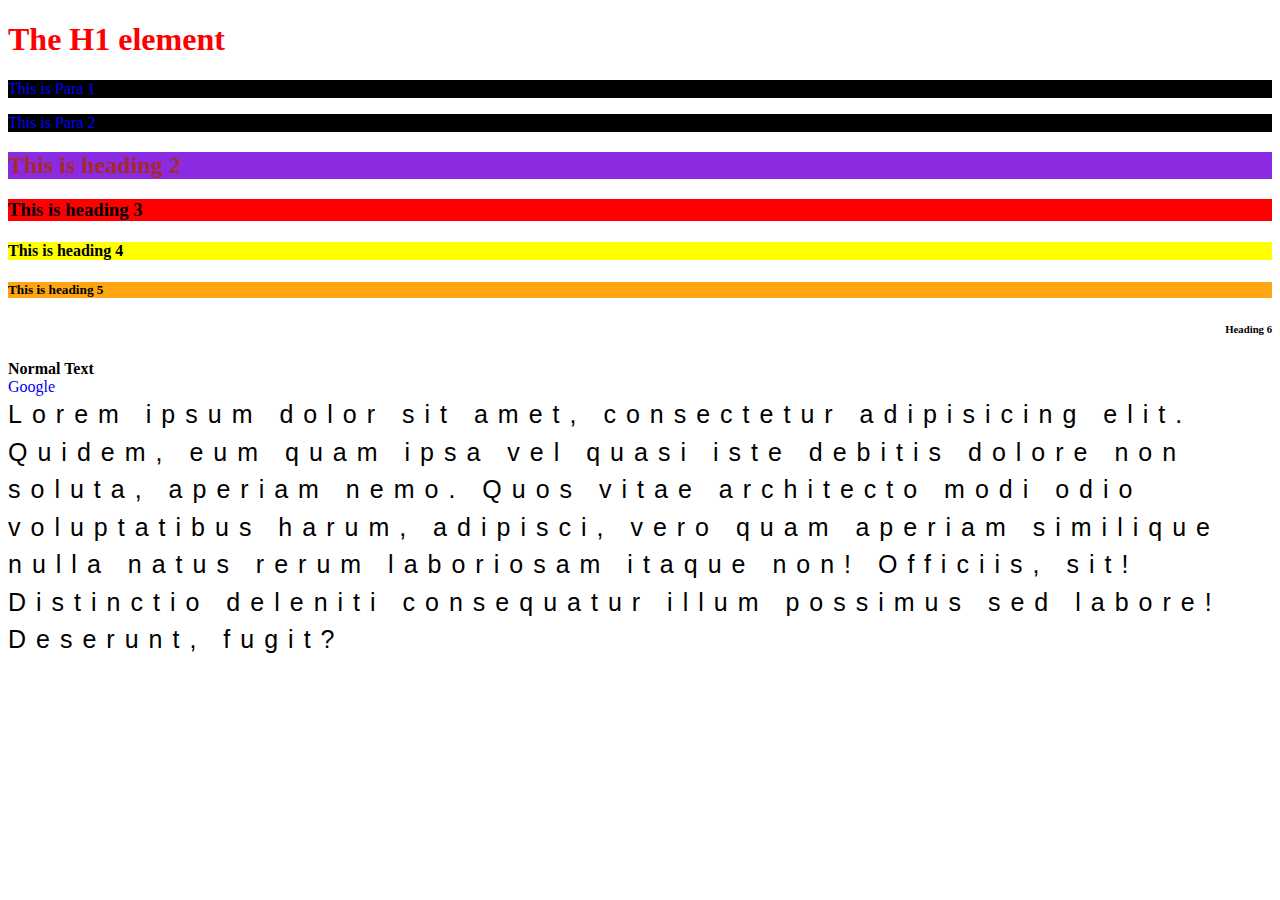
<file: CSS-Part1/index.html>
<!DOCTYPE html>
<html lang="en">
<head>
    <meta charset="UTF-8">
    <meta name="viewport" content="width=device-width, initial-scale=1.0">
    <title>CSS,Including CSS,Color and Background-Color Property,Color Systems,Text-Properties,Units</title>
    <!-- 2)Internal Style : Style is added using <style> element in the same document and must be placed inside the <head> element. -->
    <style> 
        p{
            color: blue; 
            background-color: black;
        }
    </style>
    <link rel="stylesheet" href="style.css"> <!-- 3)External Style : Writing CSS in seperate document and linking it with html file.To link html and css doument we use <link> element in HTML. -->
</head>
<body>
    <!-- Cascading is an language that is used to describe the style of a document.  -->

    <!-- 
        Q. How to Include Styles?
        => There are 3 types of Style we can include in css
            1)Inline Style 2)Internal Style 3)External Style
    -->

    <h1 style="color: red;">The H1 element</h1> <!-- 1)Inline Style : Writing style attribute directly inline on each element to apply css. -->
    <p>This is Para 1</p>
    <p>This is Para 2</p>
    <h2>This is heading 2</h2>
    <h3>This is heading 3</h3>
    <h4>This is heading 4</h4>
    <h5>This is heading 5</h5>

    <h6>Heading 6</h6>
    <span>Normal Text</span><br>
    <a href="https://www.google.com">Google</a>
    <div>Lorem ipsum dolor sit amet, consectetur adipisicing elit. Quidem, eum quam ipsa vel quasi iste debitis dolore non soluta, aperiam nemo. Quos vitae architecto modi odio voluptatibus harum, adipisci, vero quam aperiam similique nulla natus rerum laboriosam itaque non! Officiis, sit! Distinctio deleniti consequatur illum possimus sed labore! Deserunt, fugit?</div>

</body>
</html>
</file>
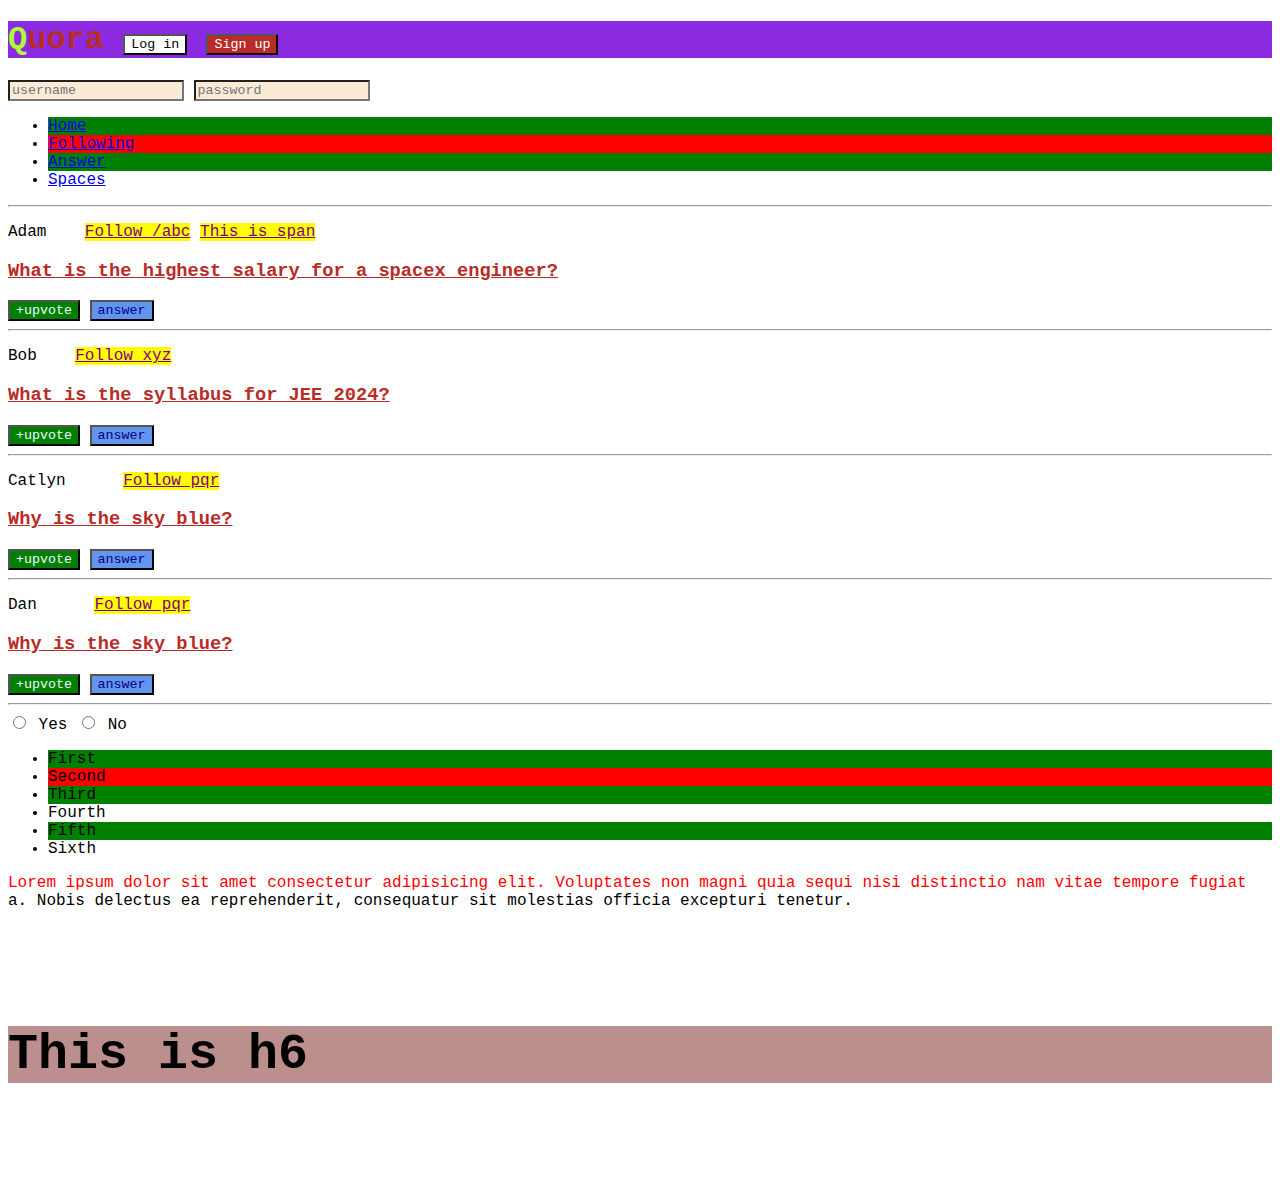
<file: CSS-Part2/index.html>
<!DOCTYPE html>
<html lang="en">
  <head>
    <meta charset="UTF-8" />
    <meta http-equiv="X-UA-Compatible" content="IE=edge" />
    <meta name="viewport" content="width=device-width, initial-scale=1.0" />
    <title>Selectors</title>
    <link rel="stylesheet" href="style.css">
  </head>
  <body>
    <header>
        <h1>Quora 
            <button id="login">Log in</button>
            <button id="signup">Sign up</button>
        </h1>
        <div>
            <input type="text" placeholder="username">
            <input type="password" placeholder="password">
        </div>
        <nav>
            <ul>
                <li><a href="/home">Home</a></li>
                <li><a href="/following">Following</a></li>
                <li><a href="/answer">Answer</a></li>
                <li><a href="/spaces">Spaces</a></li>
            </ul>
        </nav>
        <hr>
    </header>
    <main>
        <p>
        Adam &nbsp;&nbsp;
        <a class="follow" href="/adam">Follow /abc</a>
        <span><a href="">This is span</a></span>
        </p>
        <h3>What is the highest salary for a spacex engineer?</h3>
        <span>
            <button class="upvote">+upvote</button>
            <button>answer</button>
        </span>
        <hr />

        <p>
        Bob &nbsp;&nbsp;
        <a class="follow" href="/bob">Follow xyz</a>
        </p>
        <h3>What is the syllabus for JEE 2024?</h3>
        <span>
            <button class="upvote">+upvote</button>
            <button>answer</button>
        </span>
        <hr />

        <p>
        Catlyn &nbsp;&nbsp;&nbsp;&nbsp;
        <a class="follow" href="/catlyn">Follow pqr</a>
        </p>
        <h3>Why is the sky blue?</h3>
        <span>
            <button class="upvote">+upvote</button>
            <button>answer</button>
        </span>
        <hr />

        <p>
            Dan &nbsp;&nbsp;&nbsp;&nbsp;
            <a class="follow" href="/dan">Follow pqr</a>
            </p>
            <h3>Why is the sky blue?</h3>
            <span>
                <button class="upvote">+upvote</button>
                <button>answer</button>
            </span>
            <hr />
    </main>
    <div>
        <input type="radio" id="yes" name="agreement">
        <label for="yes">Yes</label>
        <input type="radio" id="no" name="agreement">
        <label for="no">No</label>
    </div>
    <div>
        <ul>
            <li>First</li>
            <li>Second</li>
            <li>Third</li>
            <li>Fourth</li>
            <li>Fifth</li>
            <li>Sixth</li>
        </ul>
    </div>
    <p class="lorems">Lorem ipsum dolor sit amet consectetur adipisicing elit. Voluptates non magni quia sequi nisi distinctio nam vitae tempore fugiat a. Nobis delectus ea reprehenderit, consequatur sit molestias officia excepturi tenetur.</p>
    <div>
        <h6 id="myh6">This is h6</h6>
    </div>

  </body>
</html>
</file>
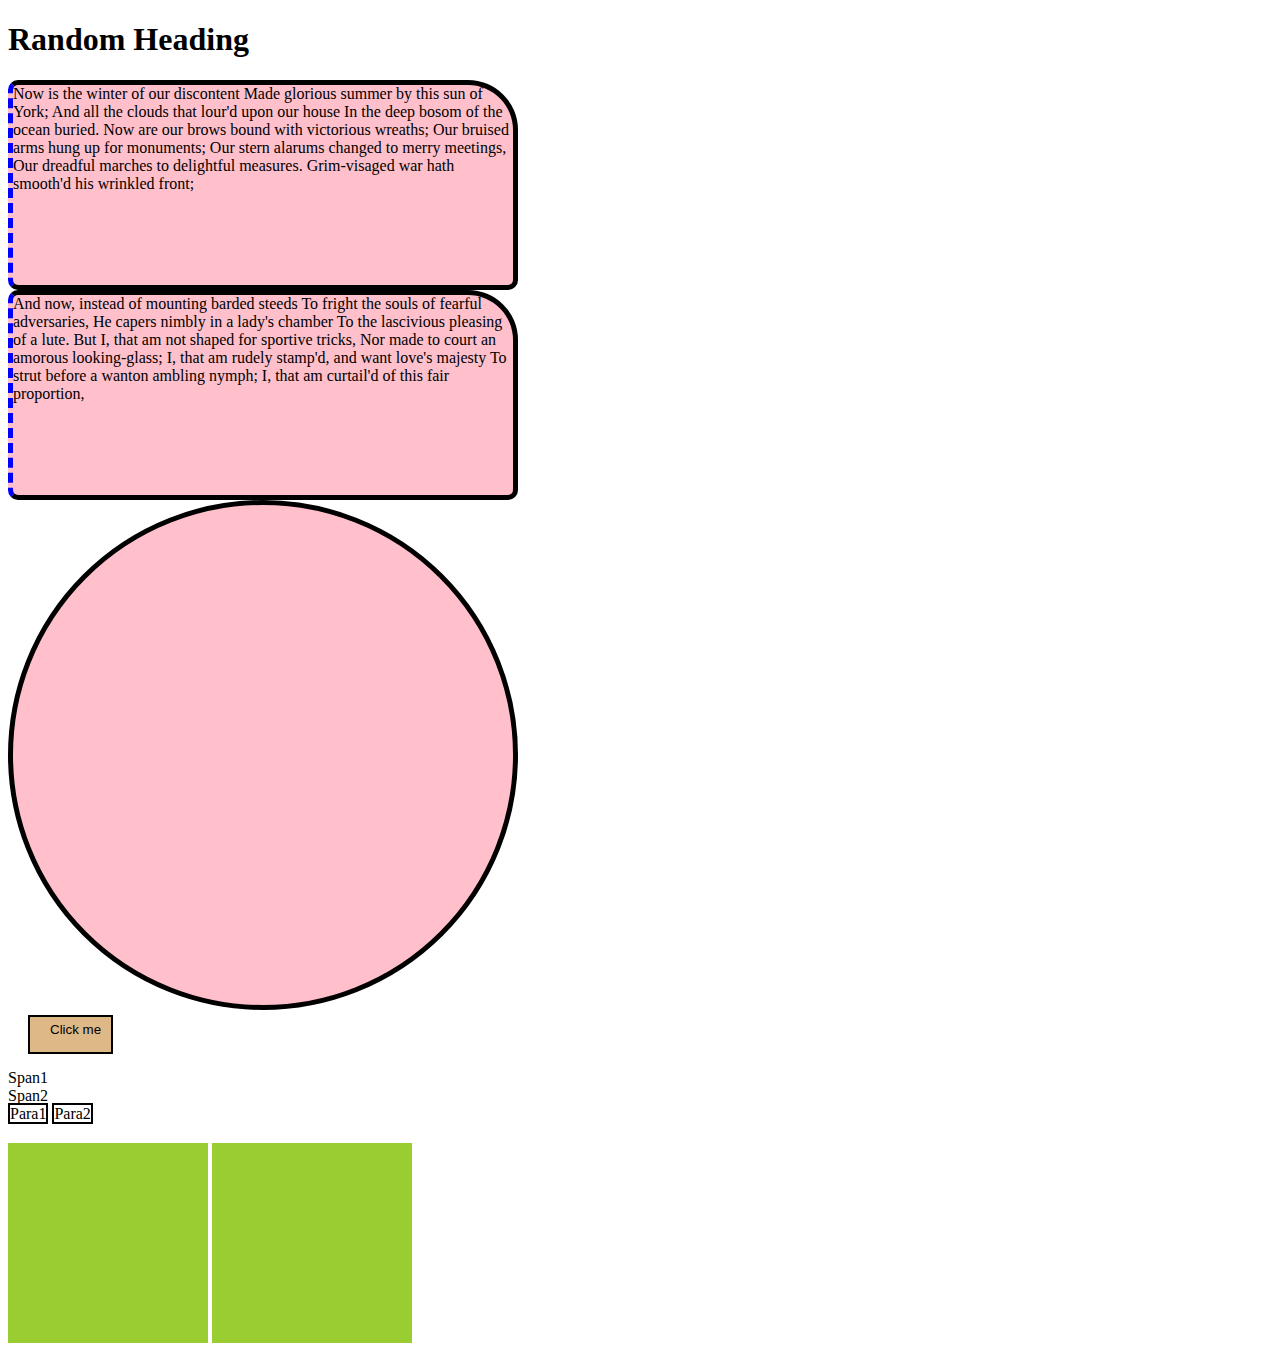
<file: CSS-Part3/index.html>
<!DOCTYPE html>
<html lang="en">
  <head>
    <meta charset="UTF-8" />
    <meta http-equiv="X-UA-Compatible" content="IE=edge" />
    <meta name="viewport" content="width=device-width, initial-scale=1.0" />
    <title>Box Model</title>
    <link rel="stylesheet" href="style.css" />
  </head>
  <body>
    <h1>Random Heading</h1>
    <div>
      Now is the winter of our discontent Made glorious summer by this sun of
      York; And all the clouds that lour'd upon our house In the deep bosom of
      the ocean buried. Now are our brows bound with victorious wreaths; Our
      bruised arms hung up for monuments; Our stern alarums changed to merry
      meetings, Our dreadful marches to delightful measures. Grim-visaged war
      hath smooth'd his wrinkled front;
    </div>
    <div>
      And now, instead of mounting barded steeds To fright the souls of fearful
      adversaries, He capers nimbly in a lady's chamber To the lascivious
      pleasing of a lute. But I, that am not shaped for sportive tricks, Nor
      made to court an amorous looking-glass; I, that am rudely stamp'd, and
      want love's majesty To strut before a wanton ambling nymph; I, that am
      curtail'd of this fair proportion,
    </div>
    <div class="circle">

    </div>
    <button>Click me</button>

    <span>Span1</span>
    <span>Span2</span>

    <p>Para1</p>
    <p>Para2</p><br>

    <div class="inbl"></div>
    <div class="inbl"></div>
    <div class="inbl hide"></div>
  </body>
</html>
</file>
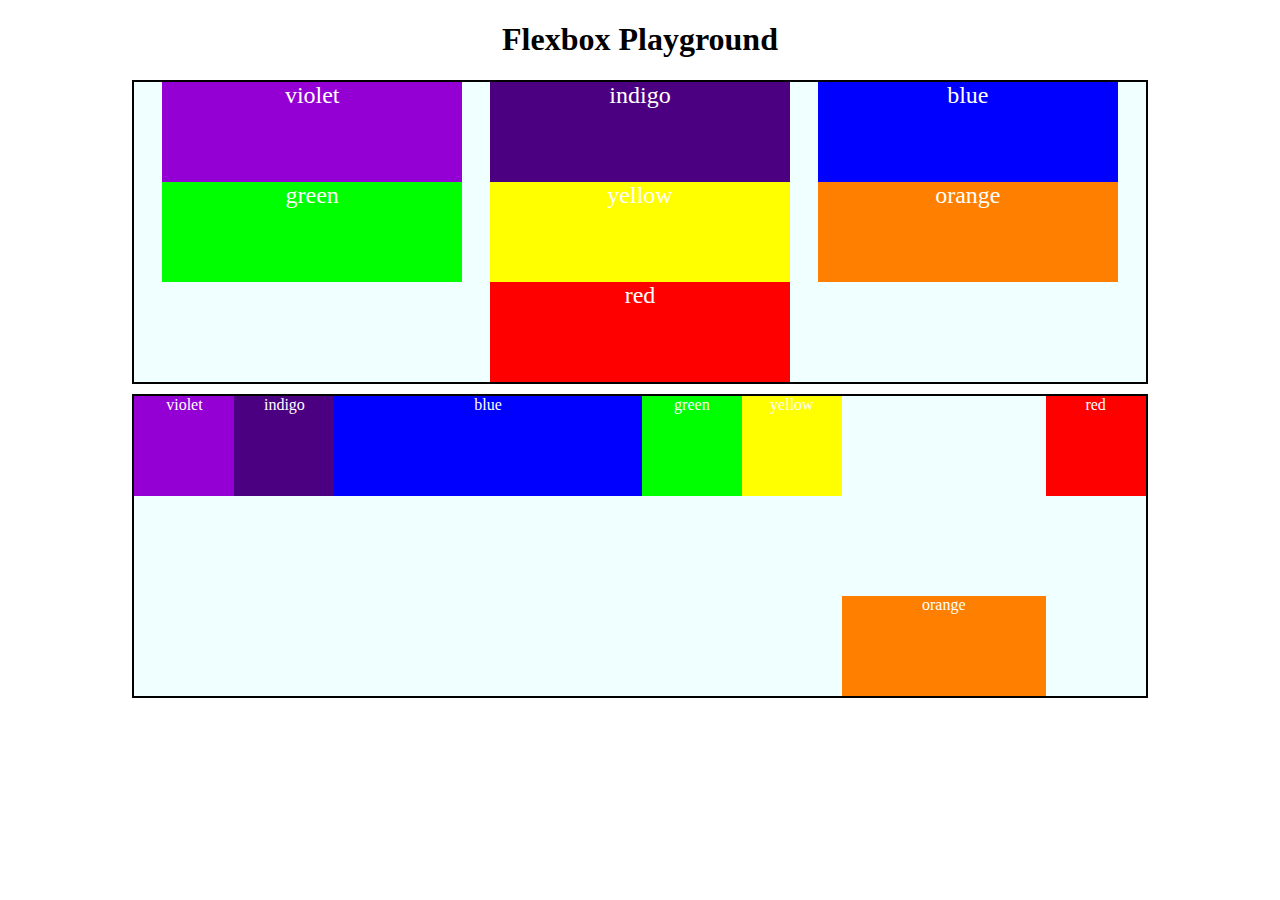
<file: CSS-Part5/index.html>
<!DOCTYPE html>
<html lang="en">
<head>
    <meta charset="UTF-8">
    <meta name="viewport" content="width=device-width, initial-scale=1.0">
    <title>Flexbox</title>
    <link rel="stylesheet" href="style.css">
</head>
<body>
    <h1>Flexbox Playground</h1>
    <div id="container">
        <div style="background-color:#9400d3 ;">violet</div>
        <div style="background-color:#4b0082 ;">indigo</div>
        <div style="background-color:#0000ff ;">blue</div>
        <div style="background-color:#00ff00 ;">green</div>
        <div style="background-color:#ffff00 ;">yellow</div>
        <div style="background-color:#ff7f00 ;">orange</div>
        <div style="background-color:#ff0000 ;">red</div>
    </div>

    <div id="childcontainer">
        <div style="background-color:#9400d3 ;" id="vio">violet</div>
        <div style="background-color:#4b0082 ;">indigo</div>
        <div style="background-color:#0000ff ;" id="blu">blue</div>
        <div style="background-color:#00ff00 ;">green</div>
        <div style="background-color:#ffff00 ;" id="ywl">yellow</div>
        <div style="background-color:#ff7f00 ;" id="org">orange</div>
        <div style="background-color:#ff0000 ;">red</div>
    </div>
</body>
</html>
</file>
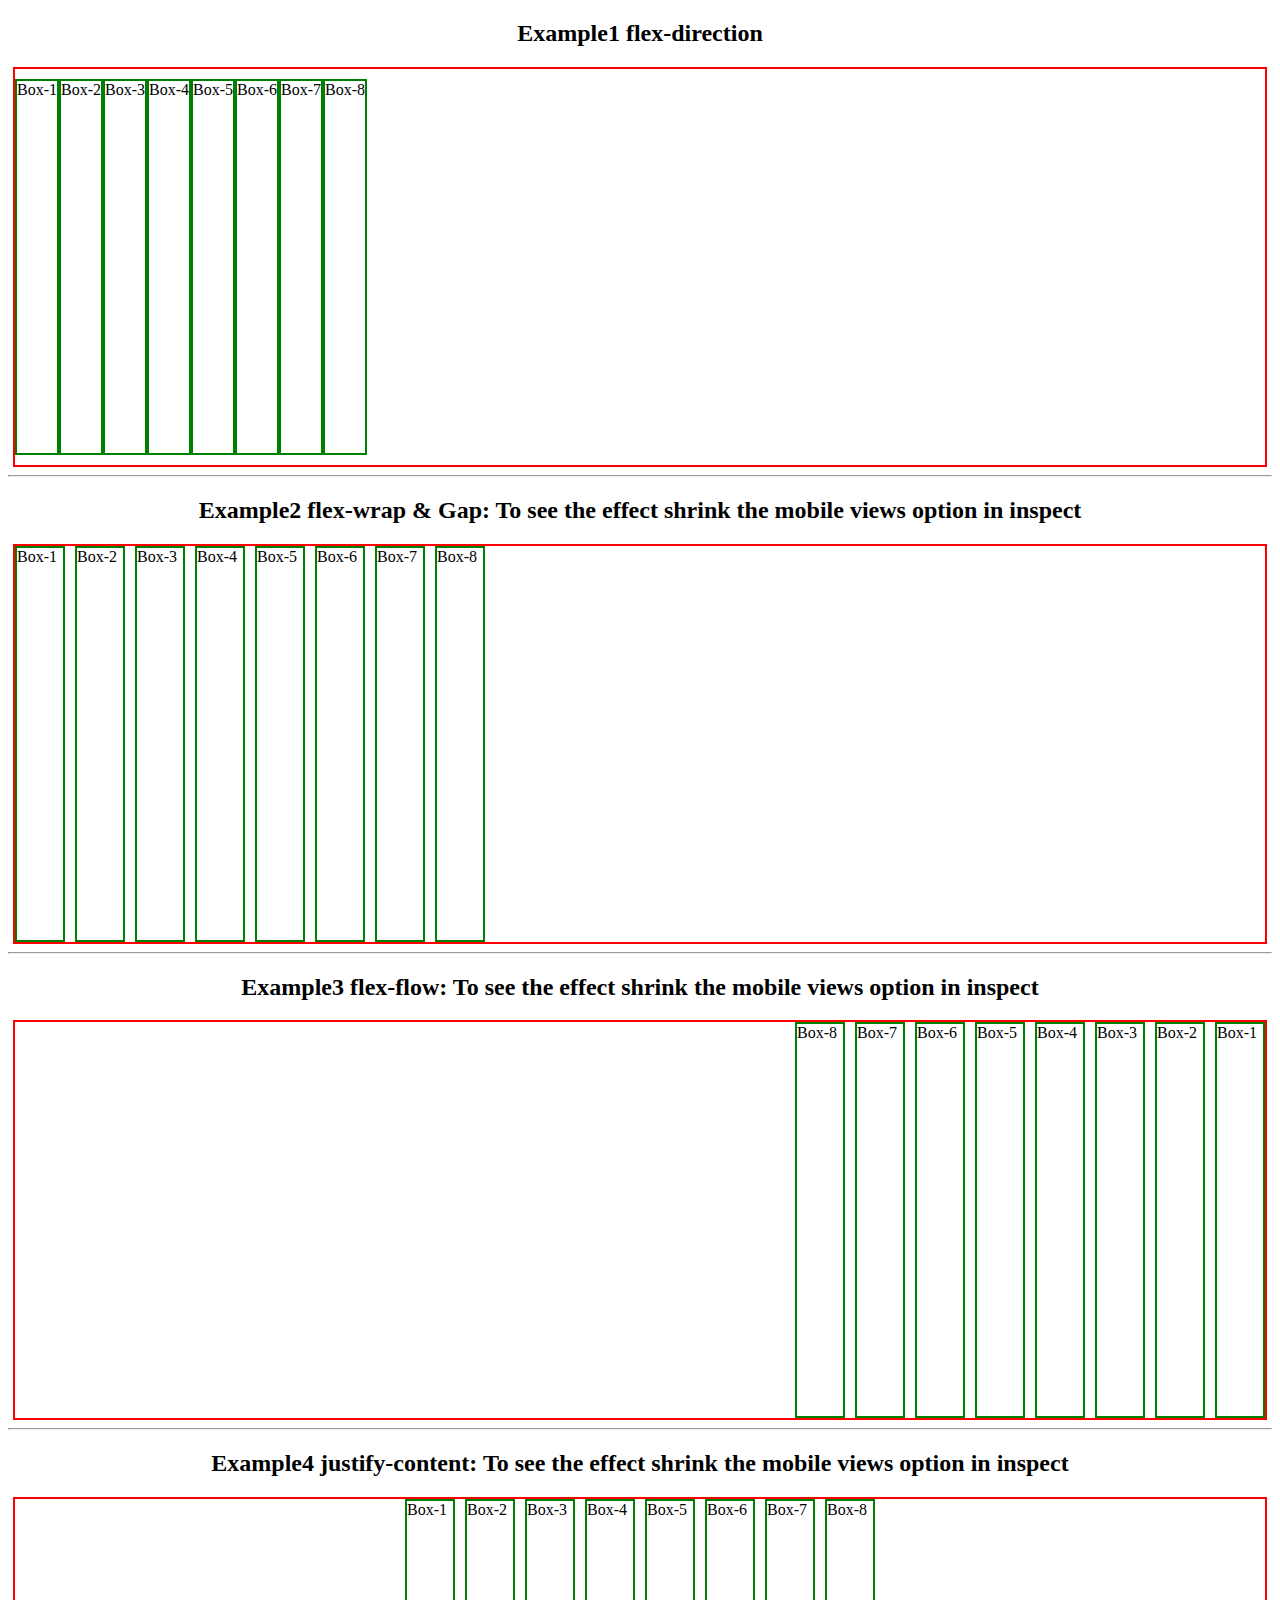
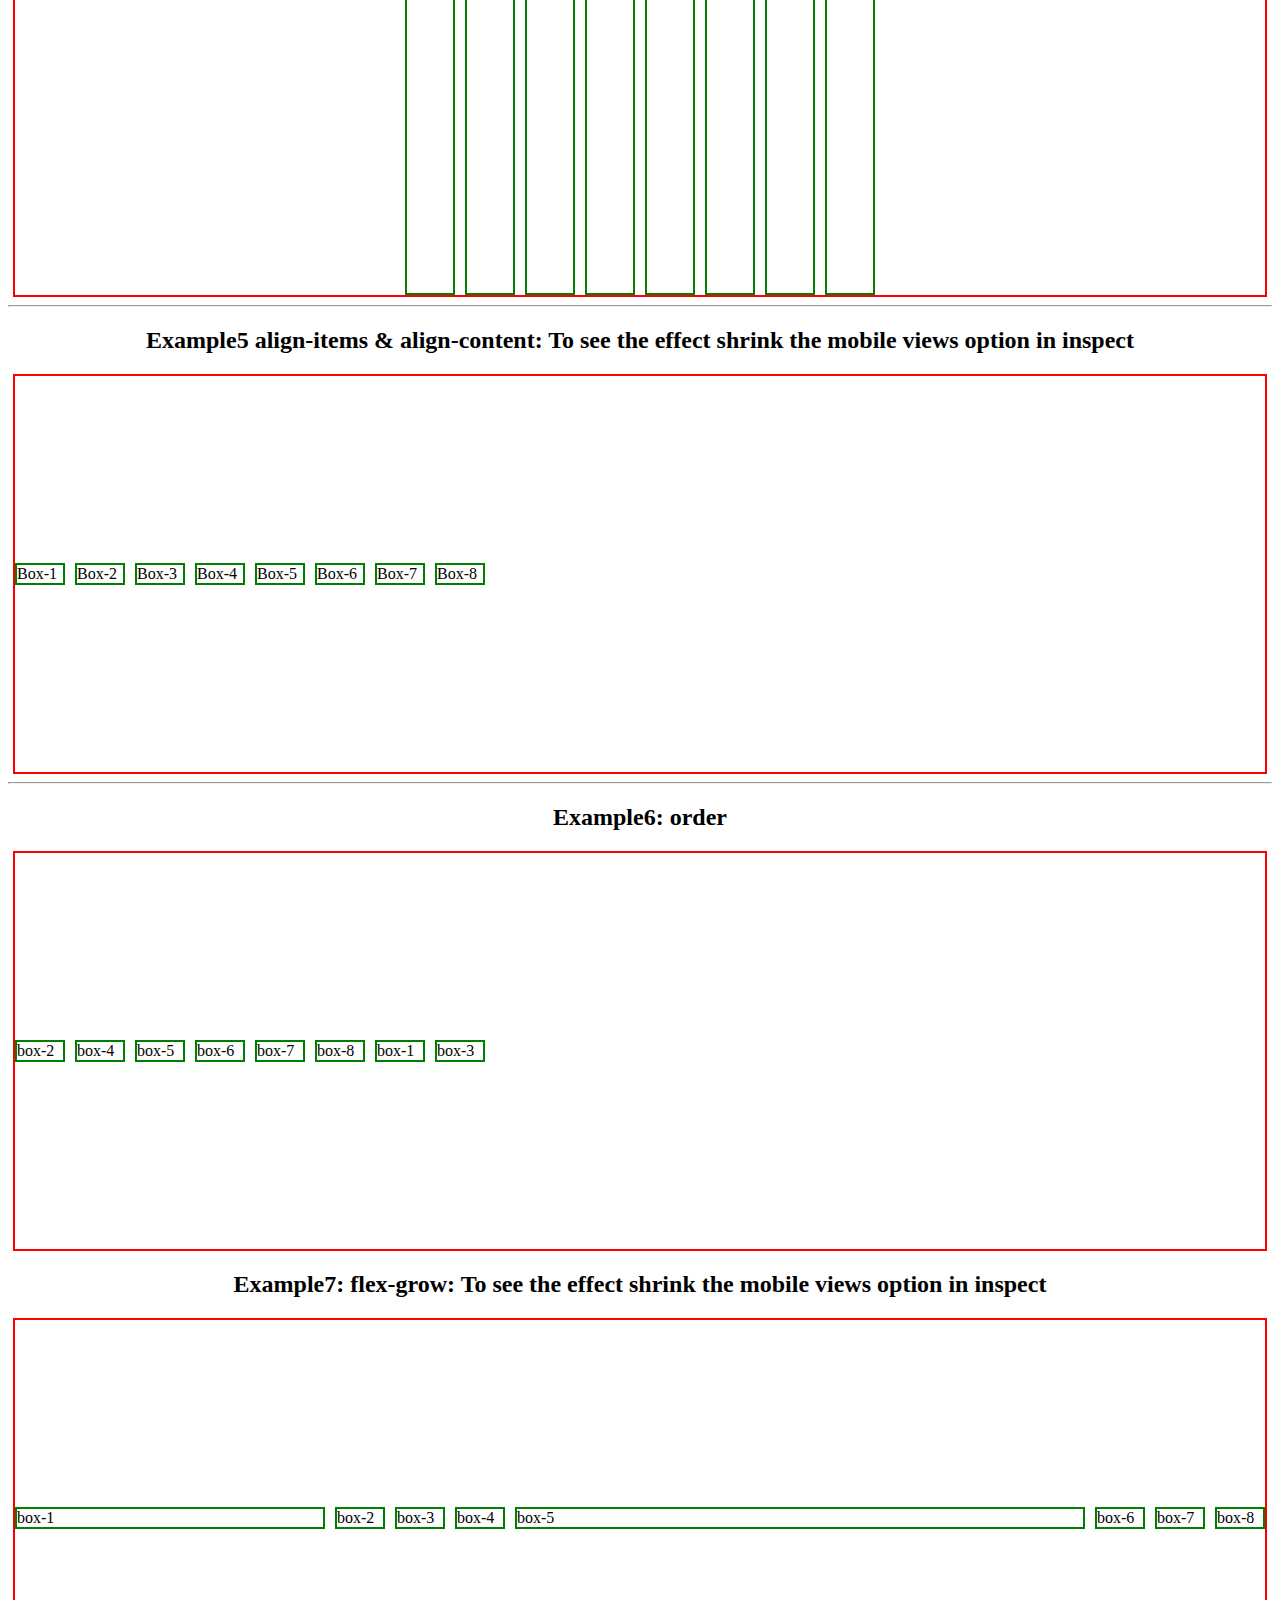
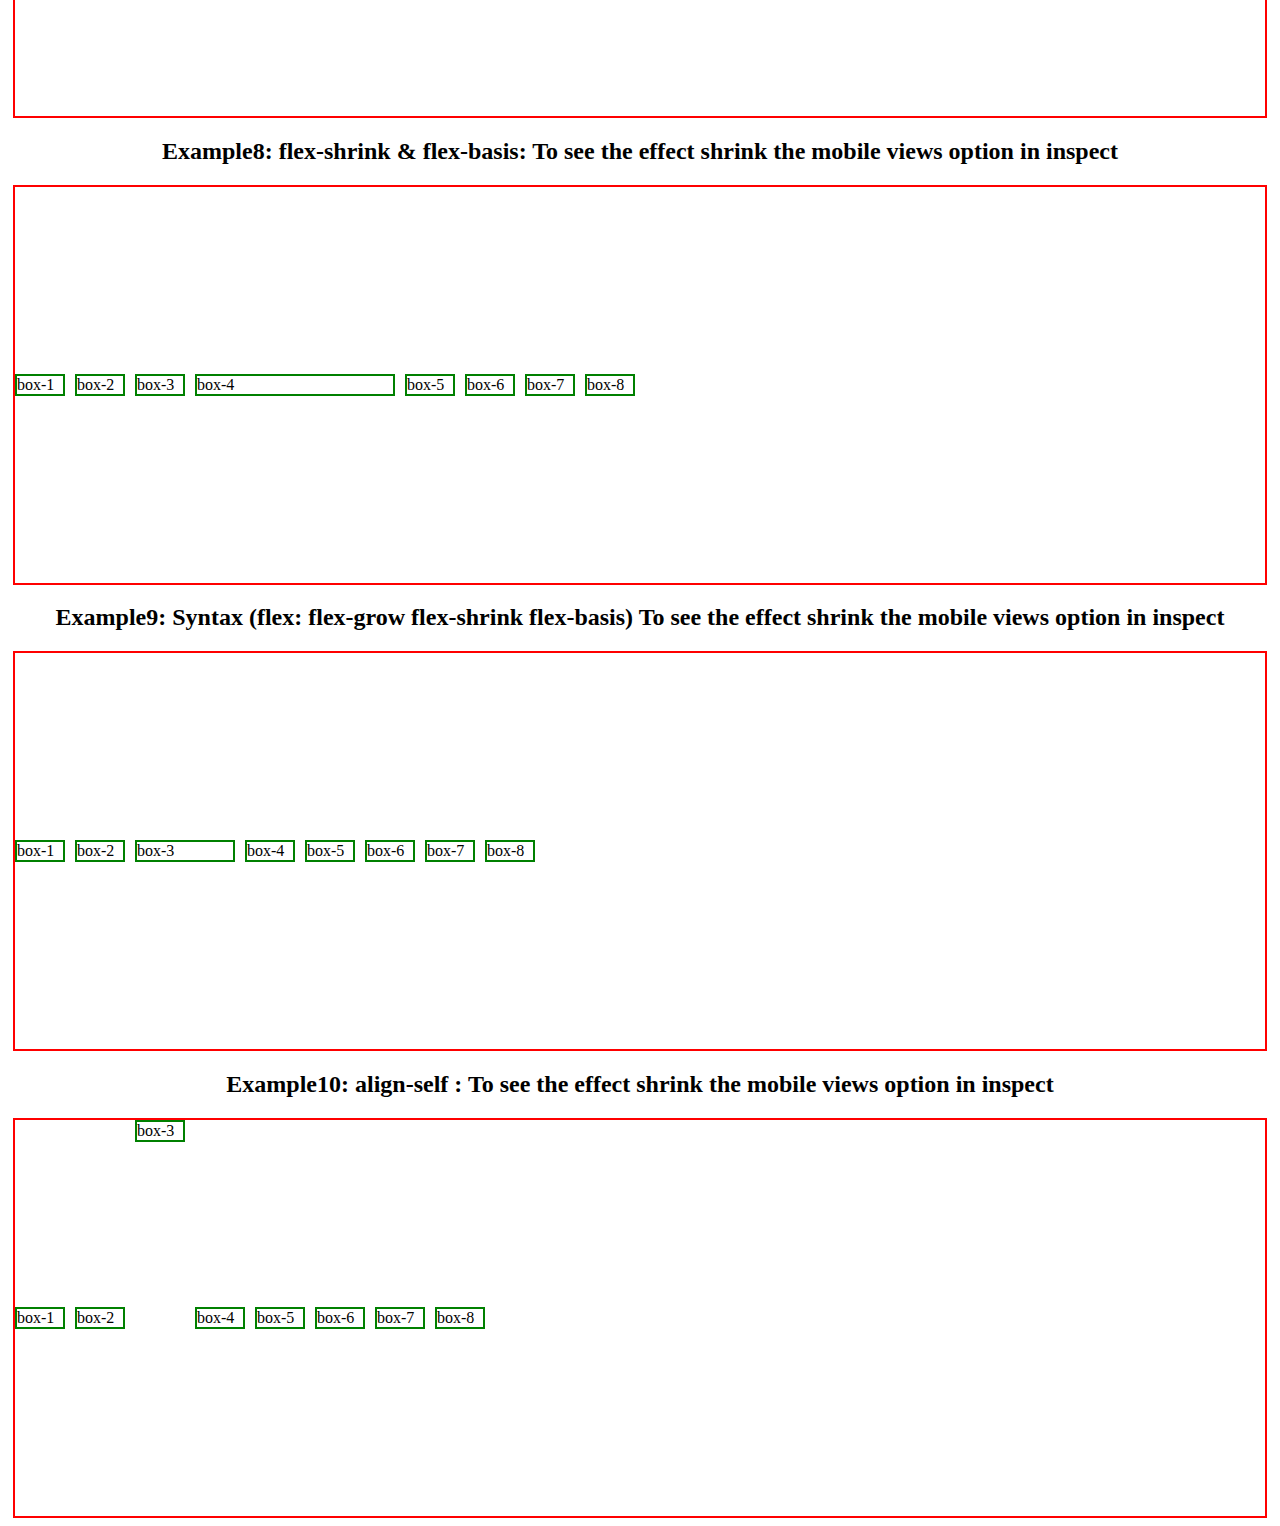
<file: FlexBox/index.html>
<!DOCTYPE html>
<html lang="en">
  <head>
    <meta charset="UTF-8" />
    <meta http-equiv="X-UA-Compatible" content="IE=edge" />
    <meta name="viewport" content="width=device-width, initial-scale=1.0" />
    <title>FlexBox</title>
    <link rel="stylesheet" href="style.css" />
  </head>
  <body>
        <!-- 1)Flex Container Parent Properties : 1)flex-direction(row,column,row-reverse,column-reverse),2)flex-wrap(wrap,nowrap,wrap-reverse),3)flex-flow(It is comination of flex-direction and flex-wrap properties),4)justify-content(space-around,space-between,space-evenly,flex-start,flex-end,center),5)align-items(stretch,flex-start,flex-end,center),6)align-content,7)gap
             2)Flex Container Child Properties : 1)order,2)flex-grow,3)flex-shrink,4)flex-basis,5)flex(Combination of flex-grow,flex-shrink,flex-basis),6)align-self(flex-start,flex-end,stretch,center) -->
         

    <!--Example1 : flex-direction Properties: row(bydefault),column,row-reverse,column-reverse-->
    <h2>Example1 flex-direction</h2>
    <div class="ex1container">
      <div class="ex1box">Box-1</div>
      <div class="ex1box">Box-2</div>
      <div class="ex1box">Box-3</div>
      <div class="ex1box">Box-4</div>
      <div class="ex1box">Box-5</div>
      <div class="ex1box">Box-6</div>
      <div class="ex1box">Box-7</div>
      <div class="ex1box">Box-8</div>
    </div>
    <hr />

    <!--Example2 : 1)flex-wrap Properties: nowrap(bydefault),wrap,wrap-reverse.
                   2)gap Properties: gap,row-gap,column-gap.-->
    <h2>
      Example2 flex-wrap & Gap: To see the effect shrink the mobile views option
      in inspect
    </h2>
    <div class="ex2container">
      <div class="ex2box">Box-1</div>
      <div class="ex2box">Box-2</div>
      <div class="ex2box">Box-3</div>
      <div class="ex2box">Box-4</div>
      <div class="ex2box">Box-5</div>
      <div class="ex2box">Box-6</div>
      <div class="ex2box">Box-7</div>
      <div class="ex2box">Box-8</div>
    </div>
    <hr />

    <!--Example3 : flex-flow Syntax: flex-direction flex-wrap-->
    <h2>
      Example3 flex-flow: To see the effect shrink the mobile views option in
      inspect
    </h2>
    <div class="ex3container">
      <div class="ex3box">Box-1</div>
      <div class="ex3box">Box-2</div>
      <div class="ex3box">Box-3</div>
      <div class="ex3box">Box-4</div>
      <div class="ex3box">Box-5</div>
      <div class="ex3box">Box-6</div>
      <div class="ex3box">Box-7</div>
      <div class="ex3box">Box-8</div>
    </div>
    <hr />


    <!--Example4 : justify-content Properties: space-around,space-evenly,space-between,flex-start(bydefault),flex-end,center.The justify-content is used for main axis(X-axis or widthwise), it will used for rowwise alignment.-->
    <h2>
        Example4 justify-content: To see the effect shrink the mobile views option in
        inspect
      </h2>
      <div class="ex4container">
        <div class="ex4box">Box-1</div>
        <div class="ex4box">Box-2</div>
        <div class="ex4box">Box-3</div>
        <div class="ex4box">Box-4</div>
        <div class="ex4box">Box-5</div>
        <div class="ex4box">Box-6</div>
        <div class="ex4box">Box-7</div>
        <div class="ex4box">Box-8</div>
      </div>
      <hr />



      <!--Example5 : 1)align-items Properties: stretch(bydefault),flex-start,flex-end,center.The align-item is used for cross axis(Y-axis or heightwise), it will used for rowwise alignment.
                     2)align-content Properties: space-around(bydefault),space-between,flex-start,flex-end,stretch,center. This properties is used to give how much space between 'wrapped child elements' -->
    <h2>
        Example5 align-items & align-content: To see the effect shrink the mobile views option in inspect
    </h2>
      <div class="ex5container">
        <div class="ex5box">Box-1</div>
        <div class="ex5box">Box-2</div>
        <div class="ex5box">Box-3</div>
        <div class="ex5box">Box-4</div>
        <div class="ex5box">Box-5</div>
        <div class="ex5box">Box-6</div>
        <div class="ex5box">Box-7</div>
        <div class="ex5box">Box-8</div>
      </div>
      <hr />


    <h2>
        Example6: order
    </h2>
    <div class="ex6container">
      <div class="ex6box" id="box-1">box-1</div>
      <div class="ex6box" id="box-2">box-2</div>
      <div class="ex6box" id="box-3">box-3</div>
      <div class="ex6box" id="box-4">box-4</div>
      <div class="ex6box" id="box-5">box-5</div>
      <div class="ex6box" id="box-6">box-6</div>
      <div class="ex6box" id="box-7">box-7</div>
      <div class="ex6box" id="box-8">box-8</div>
    </div>


    <h2>
      Example7: flex-grow: To see the effect shrink the mobile views option in inspect
  </h2>
  <div class="ex7container">
    <div class="ex7box" id="box-1">box-1</div>
    <div class="ex7box" id="box-2">box-2</div>
    <div class="ex7box" id="box-3">box-3</div>
    <div class="ex7box" id="box-4">box-4</div>
    <div class="ex7box" id="box-5">box-5</div>
    <div class="ex7box" id="box-6">box-6</div>
    <div class="ex7box" id="box-7">box-7</div>
    <div class="ex7box" id="box-8">box-8</div>
  </div>


  <h2>
    Example8: flex-shrink & flex-basis: To see the effect shrink the mobile views option in inspect
</h2>
<div class="ex8container">
  <div class="ex8box" id="box-1">box-1</div>
  <div class="ex8box" id="box-2">box-2</div>
  <div class="ex8box" id="box-3">box-3</div>
  <div class="ex8box" id="box-4">box-4</div>
  <div class="ex8box" id="box-5">box-5</div>
  <div class="ex8box" id="box-6">box-6</div>
  <div class="ex8box" id="box-7">box-7</div>
  <div class="ex8box" id="box-8">box-8</div>
</div>



<h2>
  Example9: Syntax (flex: flex-grow flex-shrink flex-basis) To see the effect shrink the mobile views option in inspect
</h2>
<div class="ex9container">
<div class="ex9box" id="box-1">box-1</div>
<div class="ex9box" id="box-2">box-2</div>
<div class="ex9box" id="box-3">box-3</div>
<div class="ex9box" id="box-4">box-4</div>
<div class="ex9box" id="box-5">box-5</div>
<div class="ex9box" id="box-6">box-6</div>
<div class="ex9box" id="box-7">box-7</div>
<div class="ex9box" id="box-8">box-8</div>
</div>



<h2>
  Example10: align-self : To see the effect shrink the mobile views option in inspect
</h2>
<div class="ex10container">
<div class="ex10box" id="box-1">box-1</div>
<div class="ex10box" id="box-2">box-2</div>
<div class="ex10box" id="box-3">box-3</div>
<div class="ex10box" id="box-4">box-4</div>
<div class="ex10box" id="box-5">box-5</div>
<div class="ex10box" id="box-6">box-6</div>
<div class="ex10box" id="box-7">box-7</div>
<div class="ex10box" id="box-8">box-8</div>
</div>


  </body>
</html>
</file>
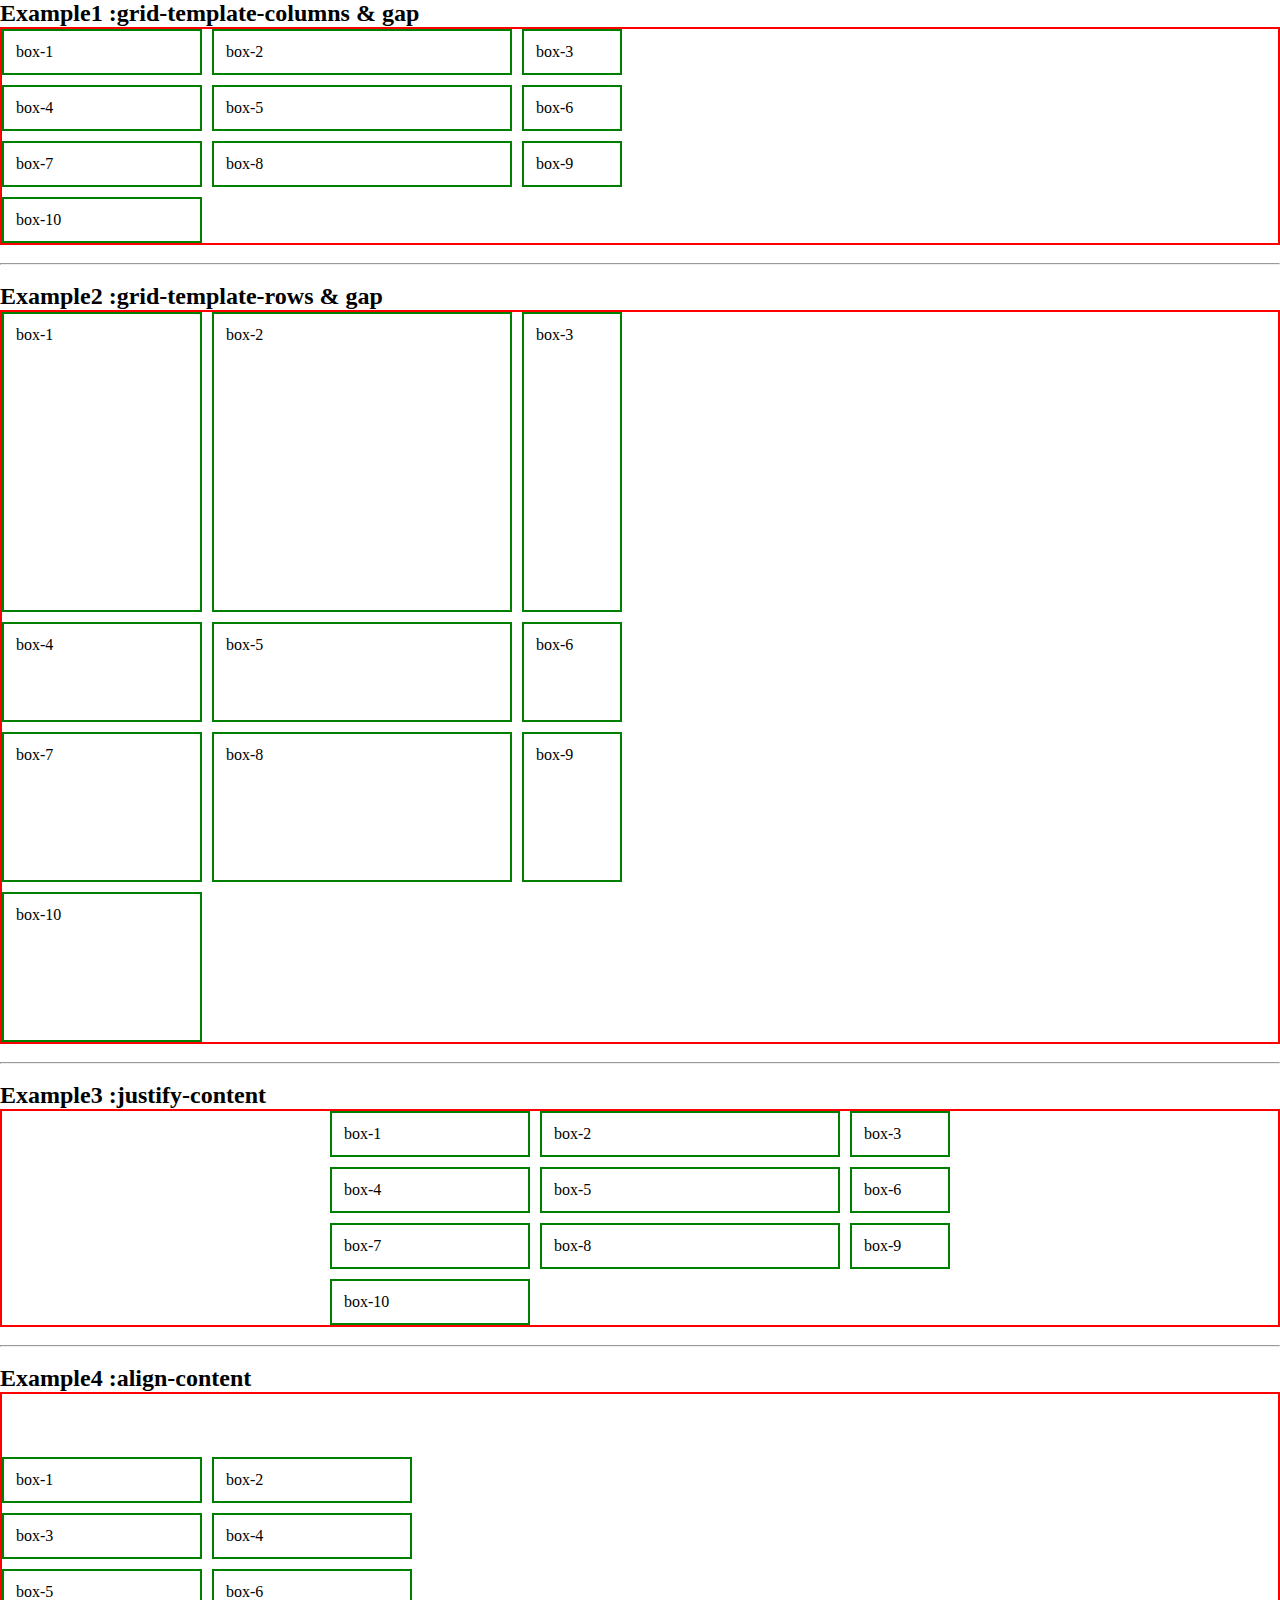
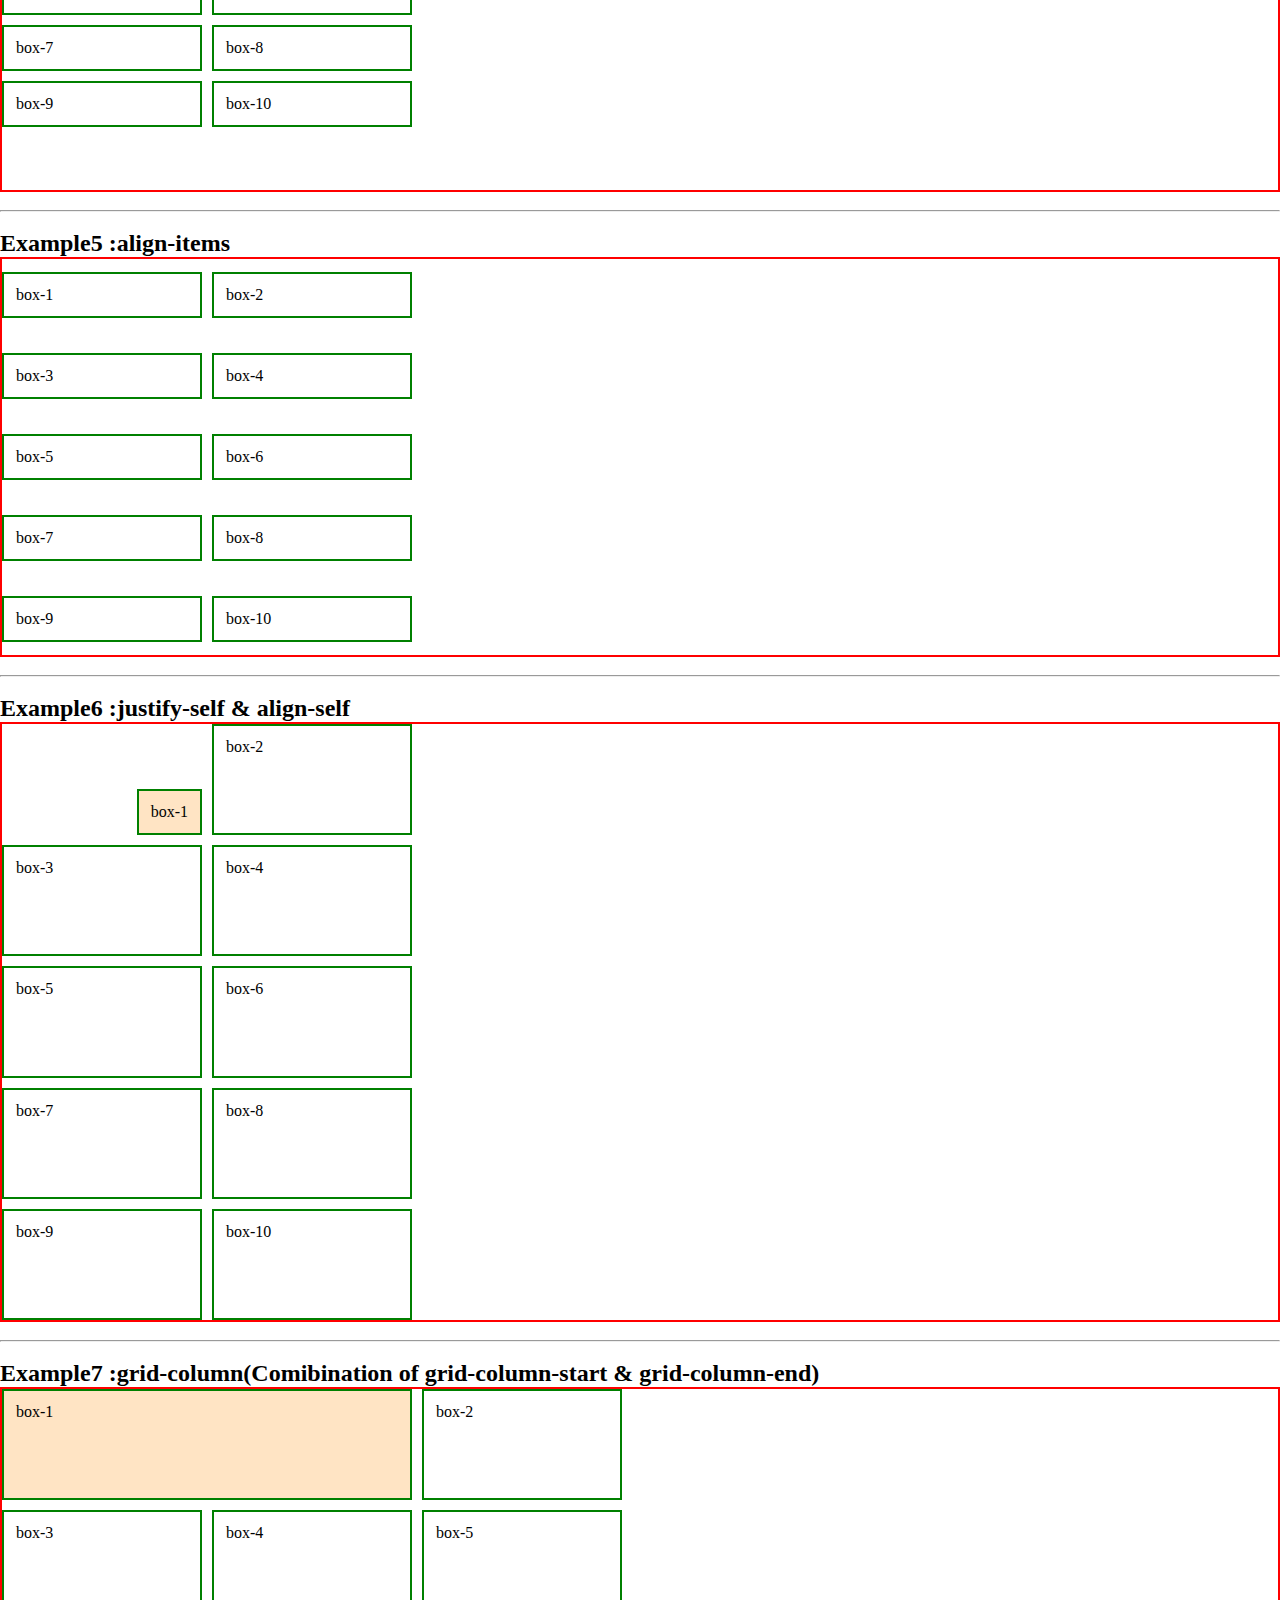
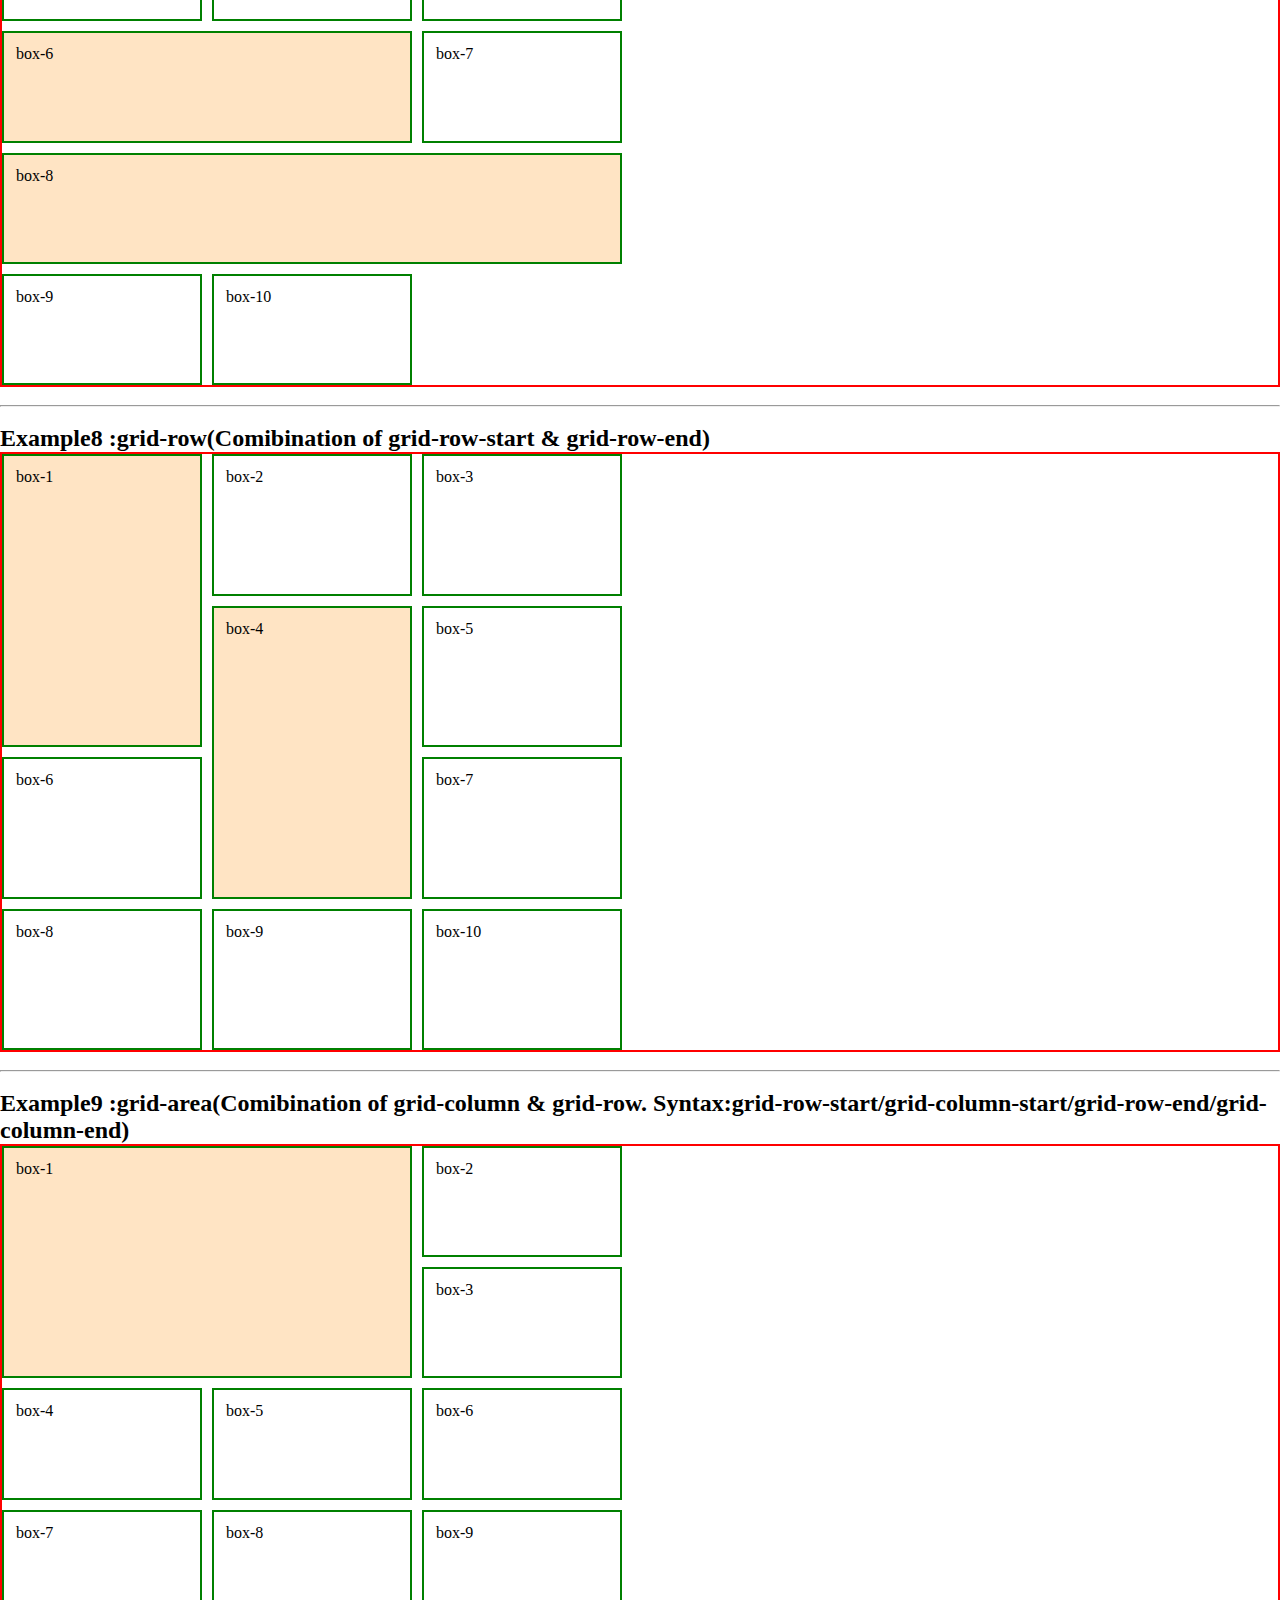
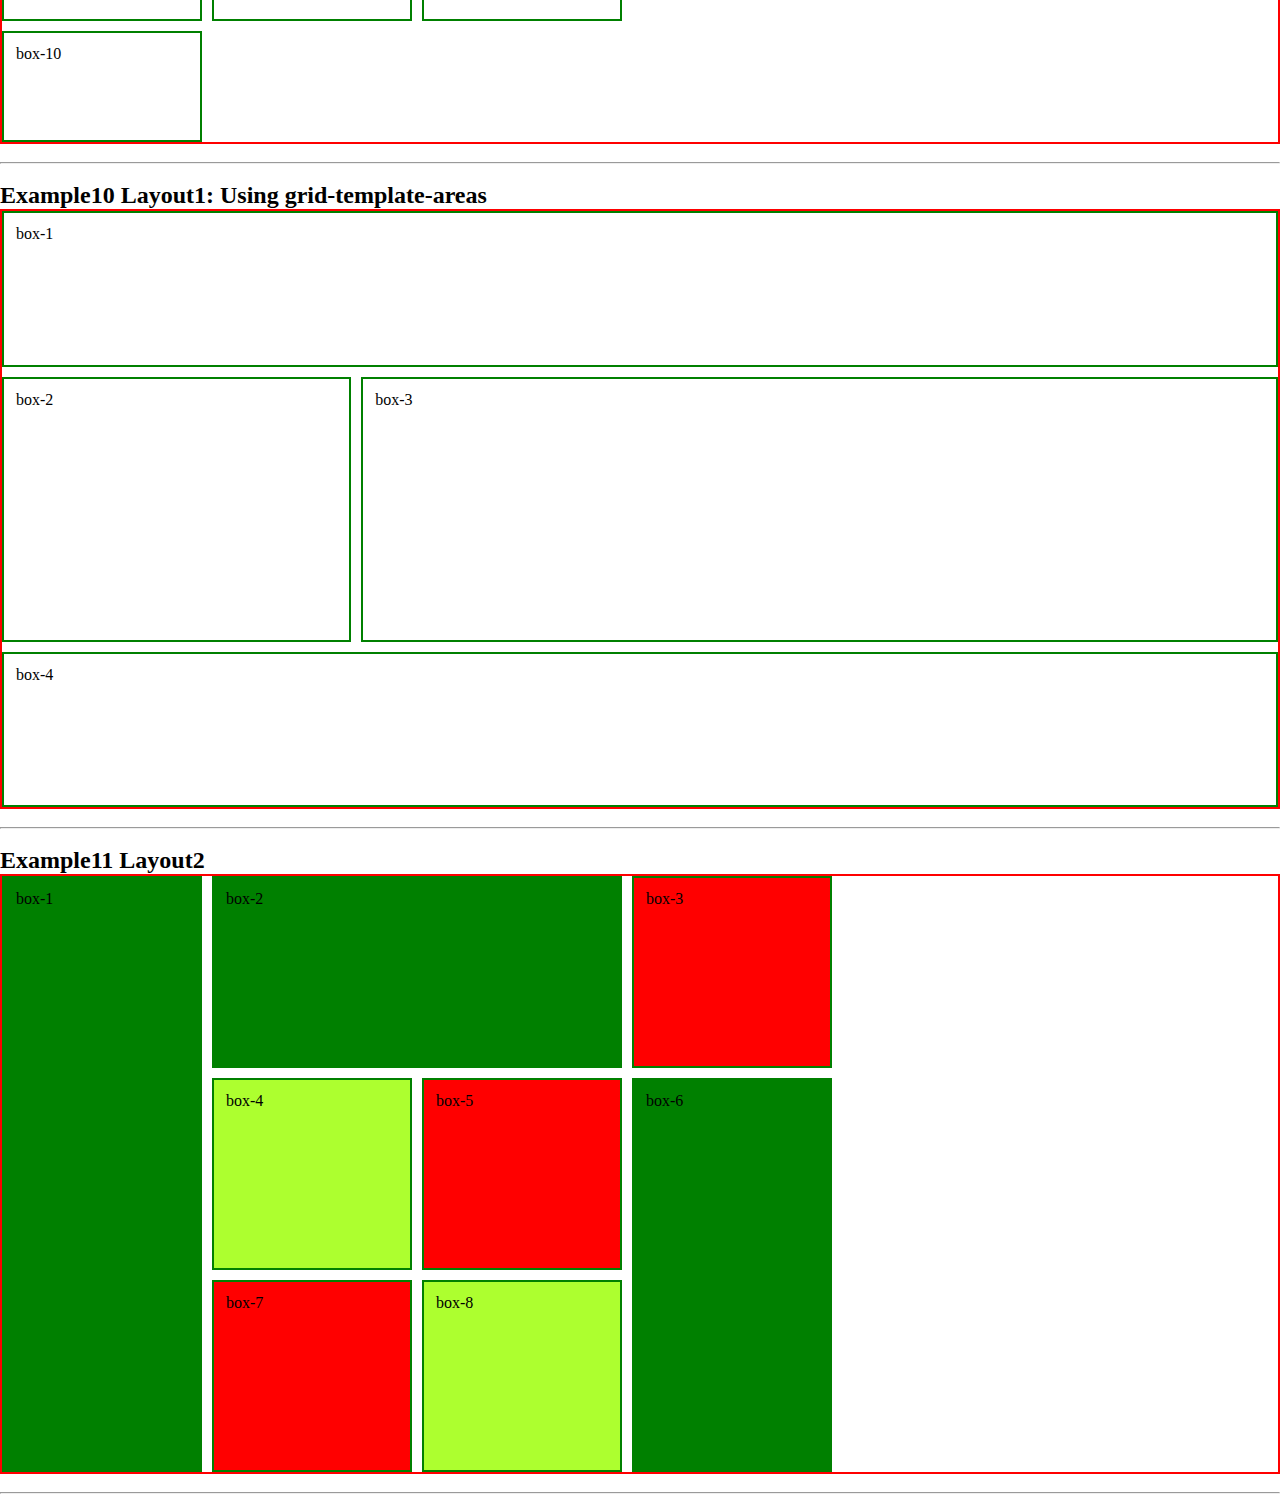
<file: Grid/index.html>
<!DOCTYPE html>
<html lang="en">
<head>
    <meta charset="UTF-8">
    <meta http-equiv="X-UA-Compatible" content="IE=edge">
    <meta name="viewport" content="width=device-width, initial-scale=1.0">
    <title>Grid</title>
    <link rel="stylesheet" href="style.css">
</head>
<body>
    <!-- 1)Grid Container Parent Properties: 1)gap,2)grid-template-columns,3)grid-template-rows,4)grid-auto-rows,5)justify-content(space-around,space-between,space-evenly,flex-start/start,flex-end/end,center),6)align-content(center,flex-start,flex-end,stretch(bydefault),space-around,space-between),7)align-items(flex-start,flex-end,stretch(bydefault),center) 
         2)Grid Container Child Properties:  1)justify-self(stretch(bydefault),flex-start/start,flex-end/end,center),2)align-self(stretch(bydefault),flex-start,flex-end,center),3)grid-column(combination of grid-column-start & grid-column-end),4)grid-row(combination of grid-row-start & grid-row-end),5)grid-area(combination of grid-column & grid-row)  -->

    <!-- Example 1: 1)grid-template-columns Properties:This property specifies the number and the widths of columns in a grid layout.The values are a space separated list, where each value specifies the size of the respective column. 
                    2)gap Properties: gap,row-gap,column-gap. -->
    <h2>Example1 :grid-template-columns & gap</h2>
    <div class="ex1container">
        <div class="ex1box" id="ex1box-1">box-1</div>
        <div class="ex1box" id="ex1box-2">box-2</div>
        <div class="ex1box" id="ex1box-3">box-3</div>
        <div class="ex1box" id="ex1box-4">box-4</div>
        <div class="ex1box" id="ex1box-5">box-5</div>
        <div class="ex1box" id="ex1box-6">box-6</div>
        <div class="ex1box" id="ex1box-7">box-7</div>
        <div class="ex1box" id="ex1box-8">box-8</div>
        <div class="ex1box" id="ex1box-9">box-9</div>
        <div class="ex1box" id="ex1box-10">box-10</div>
    </div><br>   
    <hr><br>


    <!-- Example 2: 1)grid-template-rows Properties:This property specifies the number and the height of rows in a grid layout.The values are a space separated list, where each value specifies the height of the respective rows.
                    2)grid-auto-rows:i)This property define all the remaining rows height if not mentioned in grid-template-rows property OR ii)to set the equal height of all the rows than not use grid-template-rows property in this case.
                    3)gap Properties: gap,row-gap,column-gap. -->
    <h2>Example2 :grid-template-rows & gap</h2>
    <div class="ex2container">
        <div class="ex2box" id="ex2box-1">box-1</div>
        <div class="ex2box" id="ex2box-2">box-2</div>
        <div class="ex2box" id="ex2box-3">box-3</div>
        <div class="ex2box" id="ex2box-4">box-4</div>
        <div class="ex2box" id="ex2box-5">box-5</div>
        <div class="ex2box" id="ex2box-6">box-6</div>
        <div class="ex2box" id="ex2box-7">box-7</div>
        <div class="ex2box" id="ex2box-8">box-8</div>
        <div class="ex2box" id="ex2box-9">box-9</div>
        <div class="ex2box" id="ex2box-10">box-10</div>
    </div><br> 
    <hr><br>  
    
    <!-- Example 3: justify-content Properties: space-around,space-between,space-evenly,flex-start/start(bydefault),flex-end/end,center.The justify-content is used for main axis(X-axis or widthwise), it will used for rowwise alignment.   -->
    <h2>Example3 :justify-content</h2>
    <div class="ex3container">
        <div class="ex3box" id="ex3box-1">box-1</div>
        <div class="ex3box" id="ex3box-2">box-2</div>
        <div class="ex3box" id="ex3box-3">box-3</div>
        <div class="ex3box" id="ex3box-4">box-4</div>
        <div class="ex3box" id="ex3box-5">box-5</div>
        <div class="ex3box" id="ex3box-6">box-6</div>
        <div class="ex3box" id="ex3box-7">box-7</div>
        <div class="ex3box" id="ex3box-8">box-8</div>
        <div class="ex3box" id="ex3box-9">box-9</div>
        <div class="ex3box" id="ex3box-10">box-10</div>
    </div><br> 
    <hr><br>  

    <!-- Example 4: align-content Properties: center,flex-start,flex-end,stretch(bydefault),space-around,space-between.The align-content is used for cross axis(Y-axis or heightwise), it will used for also rowwise alignment to see the effect use inspect and check once difference between align-items & align-content    -->
    <h2>Example4 :align-content</h2>
    <div class="ex4container">
        <div class="ex4box" id="ex4box-1">box-1</div>
        <div class="ex4box" id="ex4box-2">box-2</div>
        <div class="ex4box" id="ex4box-3">box-3</div>
        <div class="ex4box" id="ex4box-4">box-4</div>
        <div class="ex4box" id="ex4box-5">box-5</div>
        <div class="ex4box" id="ex4box-6">box-6</div>
        <div class="ex4box" id="ex4box-7">box-7</div>
        <div class="ex4box" id="ex4box-8">box-8</div>
        <div class="ex4box" id="ex4box-9">box-9</div>
        <div class="ex4box" id="ex4box-10">box-10</div>
    </div><br> 
    <hr><br>  

    <!-- Example 5: align-items Properties: flex-start,flex-end,stretch(bydefault),center.The align-item is used for cross axis(Y-axis or heightwise), it will used for also rowwise alignment to see the effect use inspect and check once difference between align-items & align-content.    -->
    <h2>Example5 :align-items</h2>
    <div class="ex5container">
        <div class="ex5box" id="ex5box-1">box-1</div>
        <div class="ex5box" id="ex5box-2">box-2</div>
        <div class="ex5box" id="ex5box-3">box-3</div>
        <div class="ex5box" id="ex5box-4">box-4</div>
        <div class="ex5box" id="ex5box-5">box-5</div>
        <div class="ex5box" id="ex5box-6">box-6</div>
        <div class="ex5box" id="ex5box-7">box-7</div>
        <div class="ex5box" id="ex5box-8">box-8</div>
        <div class="ex5box" id="ex5box-9">box-9</div>
        <div class="ex5box" id="ex5box-10">box-10</div>
    </div><br> 
    <hr><br> 
    
    <!-- Example 6: 1)justify-self Properties:It is used around main axis(X-axis or widthwise).Its properties are flex-start/start(position at start around X-axis),flex-end/end(position at end around X-axis),center(position at center around X-axis),stretch(bydefault property,it use full width around X-axis).
                    2)align-self Properties:It is used around cross axis(Y-axis or heightwise).Its properties are flex-start(position at start around Y-axis),flex-end(position at end around Y-axis),center(position at center around Y-axis),stretch(bydefault property,it use full width around Y-axis)    -->
    <h2>Example6 :justify-self & align-self</h2>
    <div class="ex6container">
        <div class="ex6box" id="ex6box-1">box-1</div>
        <div class="ex6box" id="ex6box-2">box-2</div>
        <div class="ex6box" id="ex6box-3">box-3</div>
        <div class="ex6box" id="ex6box-4">box-4</div>
        <div class="ex6box" id="ex6box-5">box-5</div>
        <div class="ex6box" id="ex6box-6">box-6</div>
        <div class="ex6box" id="ex6box-7">box-7</div>
        <div class="ex6box" id="ex6box-8">box-8</div>
        <div class="ex6box" id="ex6box-9">box-9</div>
        <div class="ex6box" id="ex6box-10">box-10</div>
    </div><br> 
    <hr><br> 

    <!-- Example 7: grid-column Properties syntax: grid-column-start/grid-column-end.It specifies a grid item's size and location in a grid layout columnwise from where to start and where to end widthwise.To see the numbering go to inspect and click on grid.    -->
    <h2>Example7 :grid-column(Comibination of grid-column-start & grid-column-end)</h2>
    <div class="ex7container">
        <div class="ex7box" id="ex7box-1">box-1</div>
        <div class="ex7box" id="ex7box-2">box-2</div>
        <div class="ex7box" id="ex7box-3">box-3</div>
        <div class="ex7box" id="ex7box-4">box-4</div>
        <div class="ex7box" id="ex7box-5">box-5</div>
        <div class="ex7box" id="ex7box-6">box-6</div>
        <div class="ex7box" id="ex7box-7">box-7</div>
        <div class="ex7box" id="ex7box-8">box-8</div>
        <div class="ex7box" id="ex7box-9">box-9</div>
        <div class="ex7box" id="ex7box-10">box-10</div>
    </div><br> 
    <hr><br> 

    <!-- Example 8: grid-row Properties syntax: grid-row-start/grid-row-end.It specifies a grid item's size and location in a grid layout rowwise from where to start and where to end heightwise.To see the numbering go to inspect and click on grid.    -->
    <h2>Example8 :grid-row(Comibination of grid-row-start & grid-row-end)</h2>
    <div class="ex8container">
        <div class="ex8box" id="ex8box-1">box-1</div>
        <div class="ex8box" id="ex8box-2">box-2</div>
        <div class="ex8box" id="ex8box-3">box-3</div>
        <div class="ex8box" id="ex8box-4">box-4</div>
        <div class="ex8box" id="ex8box-5">box-5</div>
        <div class="ex8box" id="ex8box-6">box-6</div>
        <div class="ex8box" id="ex8box-7">box-7</div>
        <div class="ex8box" id="ex8box-8">box-8</div>
        <div class="ex8box" id="ex8box-9">box-9</div>
        <div class="ex8box" id="ex8box-10">box-10</div>
    </div><br> 
    <hr><br> 

    <!-- Example 9: grid-area(Comibination of grid-column & grid-row) Properties syntax: grid-row-start/grid-column-start/grid-row-end/grid-column-end.It specifies a grid item's size and location in a grid layout rowwise & columnwise from where to start and where to end heightwise & widthwise.To see the numbering go to inspect and click on grid. -->
    <h2>Example9 :grid-area(Comibination of grid-column & grid-row. Syntax:grid-row-start/grid-column-start/grid-row-end/grid-column-end)</h2>
    <div class="ex9container">
        <div class="ex9box" id="ex9box-1">box-1</div>
        <div class="ex9box" id="ex9box-2">box-2</div>
        <div class="ex9box" id="ex9box-3">box-3</div>
        <div class="ex9box" id="ex9box-4">box-4</div>
        <div class="ex9box" id="ex9box-5">box-5</div>
        <div class="ex9box" id="ex9box-6">box-6</div>
        <div class="ex9box" id="ex9box-7">box-7</div>
        <div class="ex9box" id="ex9box-8">box-8</div>
        <div class="ex9box" id="ex9box-9">box-9</div>
        <div class="ex9box" id="ex9box-10">box-10</div>
    </div><br> 
    <hr><br>
    
    <!-- Example 10: grid-template-areas:You can "name" grid items by using the grid-area property, and then reference to the "name" in the grid-template-areas property. -->
    <h2>Example10 Layout1: Using grid-template-areas</h2>
    <div class="ex10container">
        <div class="ex10box" id="ex10box-1">box-1</div>
        <div class="ex10box" id="ex10box-2">box-2</div>
        <div class="ex10box" id="ex10box-3">box-3</div>
        <div class="ex10box" id="ex10box-4">box-4</div>
    </div><br> 
    <hr><br>

    <!-- Example 11 -->
    <h2>Example11 Layout2</h2>
    <div class="ex11container">
        <div class="ex11box" id="ex11box-1">box-1</div>
        <div class="ex11box" id="ex11box-2">box-2</div>
        <div class="ex11box" id="ex11box-3">box-3</div>
        <div class="ex11box" id="ex11box-4">box-4</div>
        <div class="ex11box" id="ex11box-5">box-5</div>
        <div class="ex11box" id="ex11box-6">box-6</div>
        <div class="ex11box" id="ex11box-7">box-7</div>
        <div class="ex11box" id="ex11box-8">box-8</div>
    </div><br> 
    <hr><br>



</body>
</html>
</file>
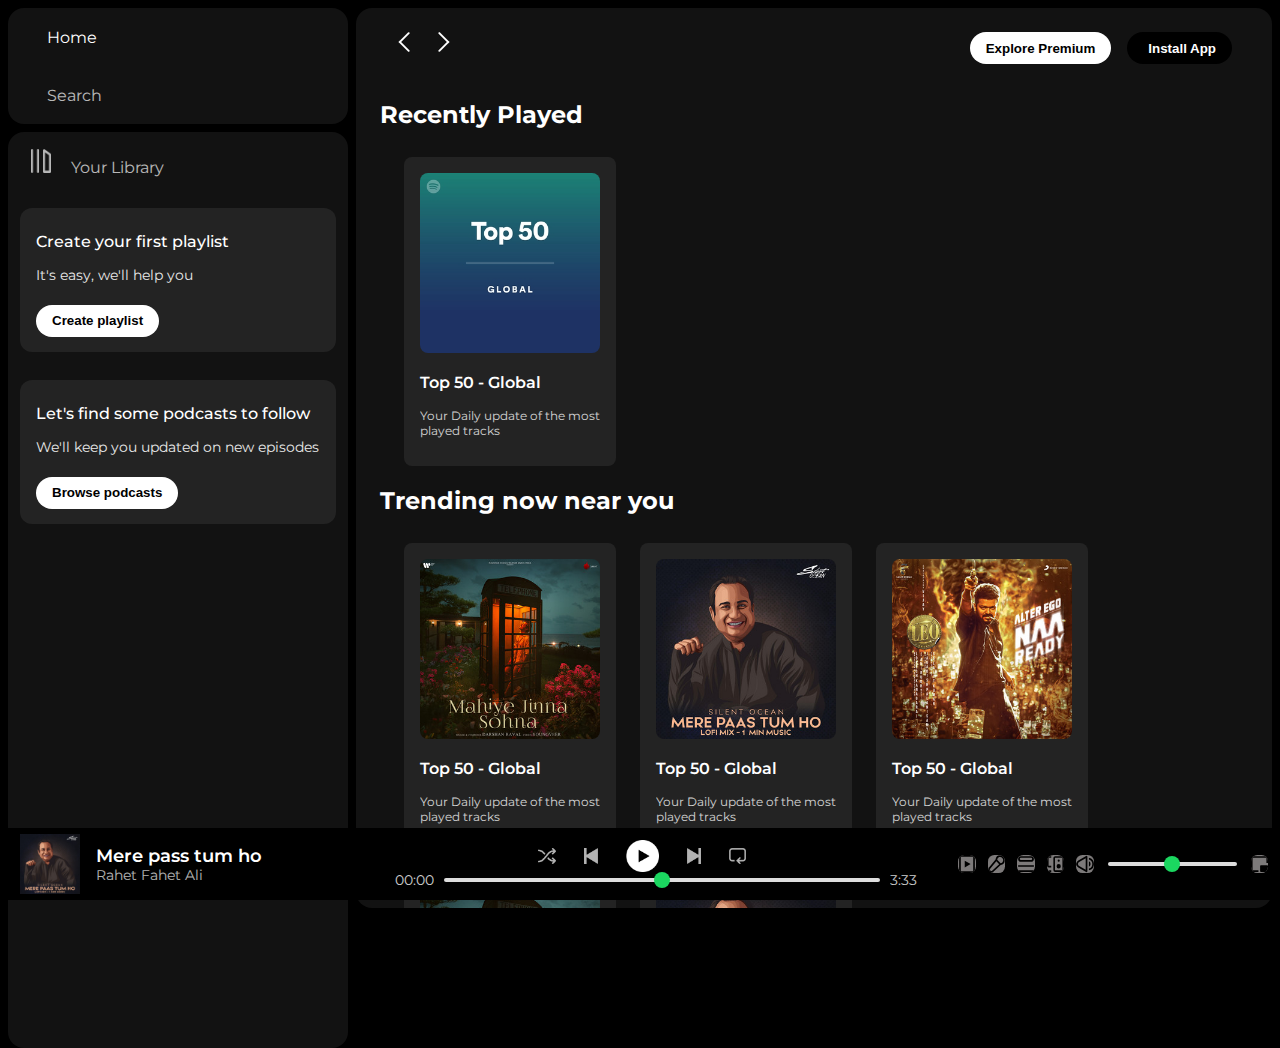
<file: Spotify-Clone/index.html>
<!DOCTYPE html>
<html lang="en">
<head>
    <meta charset="UTF-8">
    <meta name="viewport" content="width=device-width, initial-scale=1.0">
    <title>Spotify - Web Player: Music for everyone</title>
    <link rel="stylesheet" href="style.css">
    <link rel="stylesheet" href="https://cdnjs.cloudflare.com/ajax/libs/font-awesome/6.5.2/css/all.min.css" integrity="sha512-SnH5WK+bZxgPHs44uWIX+LLJAJ9/2PkPKZ5QiAj6Ta86w+fsb2TkcmfRyVX3pBnMFcV7oQPJkl9QevSCWr3W6A==" crossorigin="anonymous" referrerpolicy="no-referrer" />
    <link rel="icon" href="./assets/logo.png">
    <link rel="preconnect" href="https://fonts.googleapis.com">
    <link rel="preconnect" href="https://fonts.gstatic.com" crossorigin>
    <link href="https://fonts.googleapis.com/css2?family=Montserrat:ital,wght@0,100..900;1,100..900&display=swap" rel="stylesheet">
</head>
<body>
    <div class="main">
        <div class="sidebar">
            <div class="nav">
                <div class="nav-option" style="opacity: 1;">
                    <i class="fa-solid fa-house"></i>
                    <a href="#">Home</a>
                </div>
                <div class="nav-option">
                    <i class="fa-solid fa-magnifying-glass"></i>
                    <a href="#">Search</a>
                </div>
            </div>
            <div class="library">
                <div class="options">
                    <div class="lib-option nav-option">
                        <img src="./assets/library_icon.png" alt="">
                        <a href="#">Your Library</a>
                    </div>
                    <div class="icons">
                        <i class="fa-solid fa-plus"></i>
                        <i class="fa-solid fa-arrow-right"></i>
                    </div>
                </div>
                <div class="boxes">
                    <div class="box">
                        <p class="box-p1">Create your first playlist</p>
                        <p class="box-p2">It's easy, we'll help you</p>
                        <button class="badge">Create playlist</button>
                    </div>
                    <div class="box">
                        <p class="box-p1">Let's find some podcasts to follow</p>
                        <p class="box-p2">We'll keep you updated on new episodes</p>
                        <button class="badge">Browse podcasts</button>
                    </div>
                </div>
            </div>
        </div>
        <div class="main-content">
            <div class="sticky-nav">
                <div class="sticky-nav-icons">
                    <img src="./assets/backward_icon.png">
                    <img src="./assets/forward_icon.png" class="hide">
                </div>
                <div class="sticky-nav-options">
                    <button class="badge hide">Explore Premium</button>
                    <button class="badge dark-badge"><i class="fa-regular fa-circle-down" style="margin-right: 5px;"></i>Install App</button>
                    <i class="fa-regular fa-user"></i>
                </div>    
            </div>

            <h2>Recently Played</h2>
            <div class="cards-container">
                <div class="card">
                    <img src="./assets/card1img.jpeg">
                    <p class="card-title">Top 50 - Global</p>
                    <p class="card-info">Your Daily update of the most played tracks</p>
                </div>
            </div>

            <h2>Trending now near you</h2>
            <div class="cards-container">
                <div class="card">
                    <img src="./assets/card2img.jpeg">
                    <p class="card-title">Top 50 - Global</p>
                    <p class="card-info">Your Daily update of the most played tracks</p>
                </div>
                <div class="card">
                    <img src="./assets/card3img.jpeg">
                    <p class="card-title">Top 50 - Global</p>
                    <p class="card-info">Your Daily update of the most played tracks</p>
                </div>
                <div class="card">
                    <img src="./assets/card4img.jpeg">
                    <p class="card-title">Top 50 - Global</p>
                    <p class="card-info">Your Daily update of the most played tracks</p>
                </div>
                <div class="card">
                    <img src="./assets/card2img.jpeg">
                    <p class="card-title">Top 50 - Global</p>
                    <p class="card-info">Your Daily update of the most played tracks</p>
                </div>
                <div class="card">
                    <img src="./assets/card3img.jpeg">
                    <p class="card-title">Top 50 - Global</p>
                    <p class="card-info">Your Daily update of the most played tracks</p>
                </div>
            </div>

            <h2>Featured Charts</h2>
            <div class="cards-container">
                <div class="card">
                    <img src="./assets/card5img.jpeg">
                    <p class="card-title">Top 50 - Global</p>
                    <p class="card-info">Your Daily update of the most played tracks</p>
                </div>
                <div class="card">
                    <img src="./assets/card6img.jpeg">
                    <p class="card-title">Top 50 - Global</p>
                    <p class="card-info">Your Daily update of the most played tracks</p>
                </div>
                <div class="card">
                    <img src="./assets/card1img.jpeg">
                    <p class="card-title">Top 50 - Global</p>
                    <p class="card-info">Your Daily update of the most played tracks</p>
                </div>
            </div> 
            <div class="footer">
                <div class="line"></div>
            </div>
        </div>
        <div class="music-player">
            <div class="album">
                <img src="./assets/card3img.jpeg" alt="">
                <div class="album-desc">
                    <span class="album-title">Mere pass tum ho</span>
                    <span class="album-subtitle">Rahet Fahet Ali</span>
                </div>
                <i class="fa-solid fa-heart-circle-plus"></i>
            </div>
            <div class="player">
                <div class="player-controls">
                    <img src="./assets/player_icon1.png" class="player-control-icon" alt="">
                    <img src="./assets/player_icon2.png" class="player-control-icon" alt="">
                    <img src="./assets/player_icon3.png" class="player-control-icon" alt="" style="opacity: 1;height: 2rem;">
                    <img src="./assets/player_icon4.png" class="player-control-icon" alt="">
                    <img src="./assets/player_icon5.png" class="player-control-icon" alt="">
                </div>
                <div class="playback-bar">
                    <span class="curr-time">00:00</span>
                    <input type="range" min="0" max="100" class="progress-bar" step="1">
                    <span class="tot-time">3:33</span>
                </div>
            </div>
            <div class="controls">
                <img src="./assets/music-righticon1.svg" alt="">
                <img src="./assets/music-righticon2.svg" alt="">
                <img src="./assets/music-righticon3.svg" alt="">
                <img src="./assets/music-righticon4.svg" alt="">
                <img src="./assets/music-righticon5.svg" alt="">
                <input type="range" min="0"  max="100" step="1" class="progress-bar2">
                <img src="./assets/music-righticon6.svg" alt="">
                <img src="./assets/music-righticon7.svg" alt="">
            </div>
        </div>
    </div>
</body>
</html>
</file>
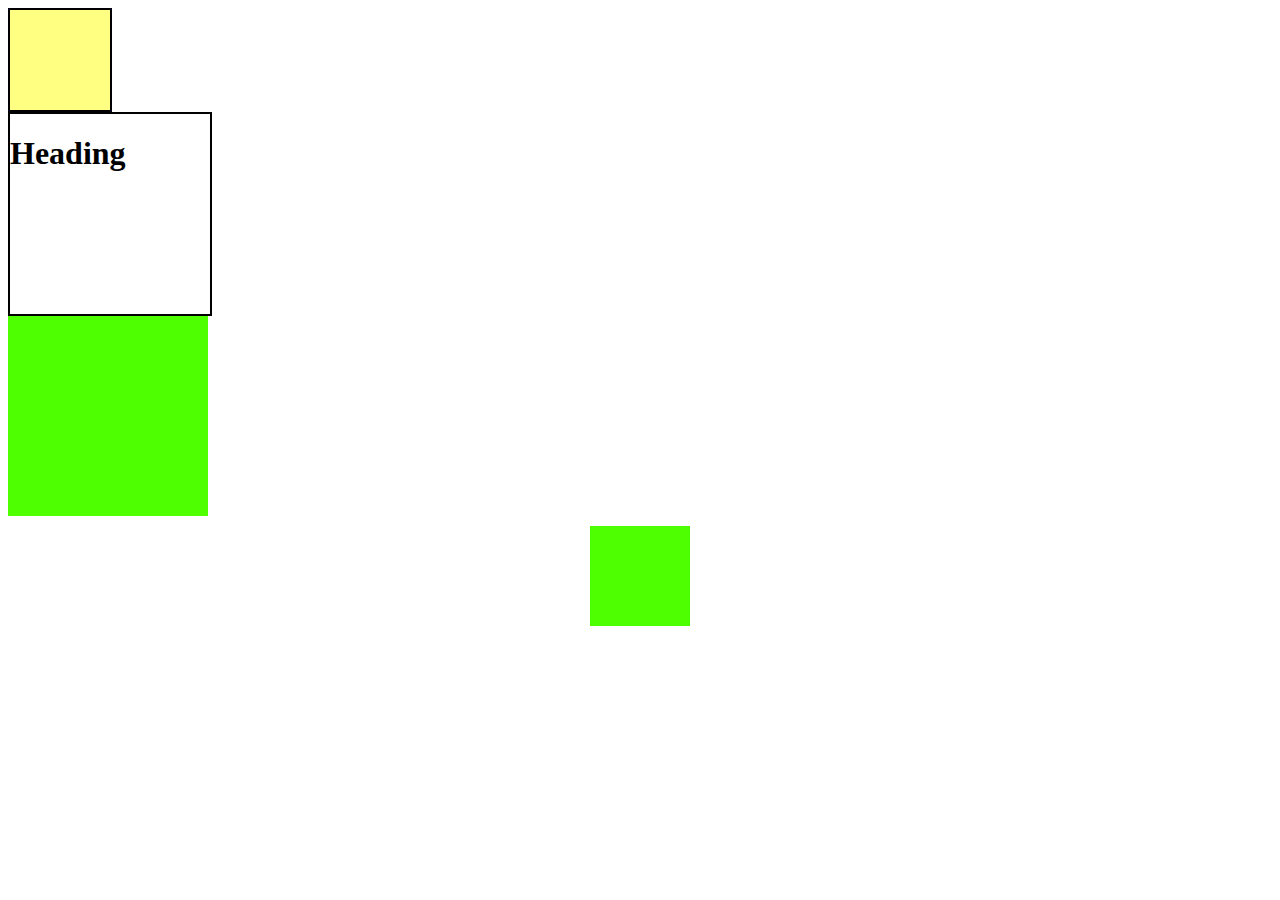
<file: CSS-Part4/Alpha,Opacity-and-Transitions/index.html>
<!DOCTYPE html>
<html lang="en">
<head>
    <meta charset="UTF-8">
    <meta name="viewport" content="width=device-width, initial-scale=1.0">
    <title>Alpha and Opacity, Transitions</title>
    <link rel="stylesheet" href="style.css">
</head>
<body>
    <div id="alphaa"></div>
    <div id="Opacityy">
        <h1>Heading</h1>
    </div>
    <div class="trandur"></div>
    <div class="trans"></div>
</body>
</html>
</file>
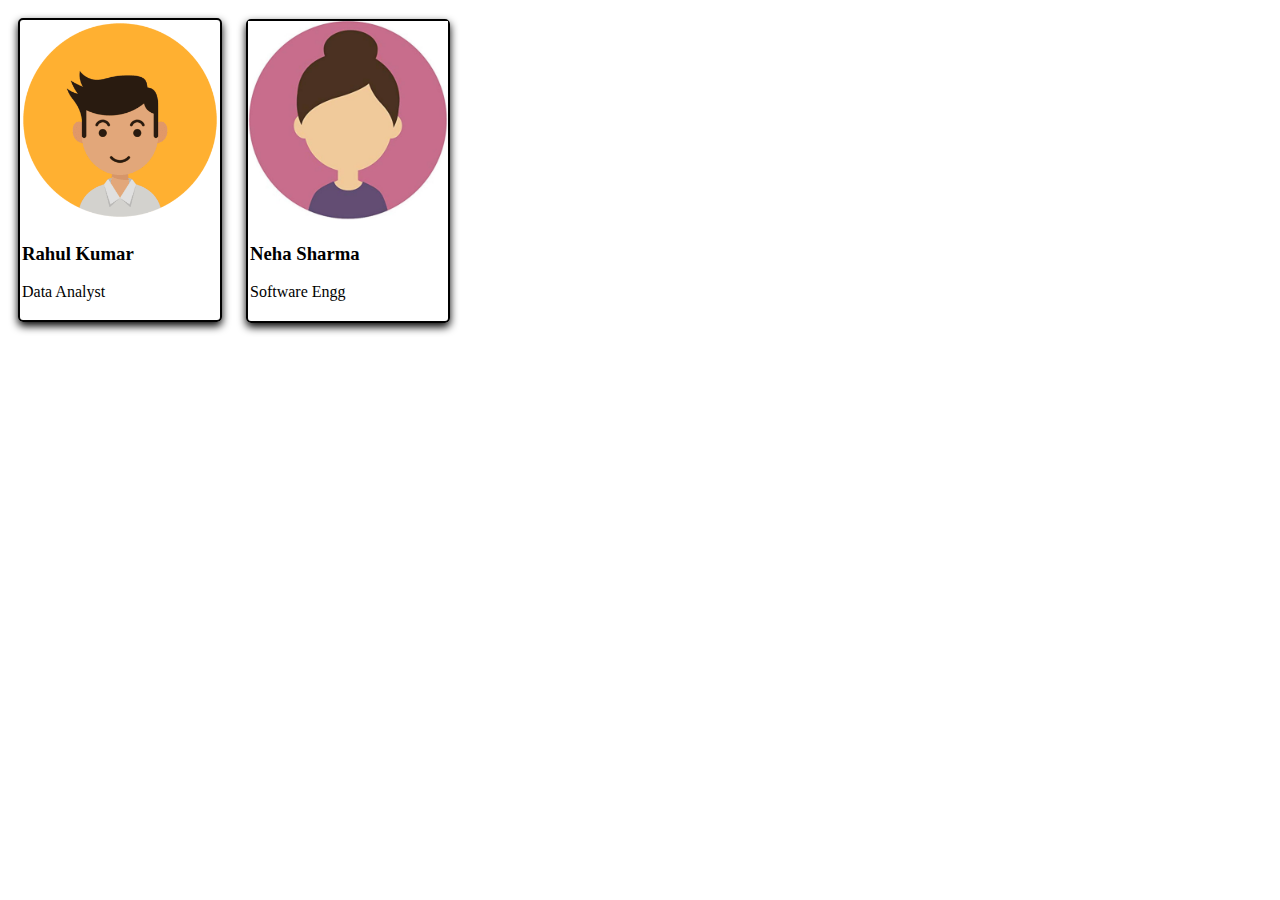
<file: CSS-Part4/Card/index.html>
<!DOCTYPE html>
<html lang="en">
<head>
    <meta charset="UTF-8">
    <meta name="viewport" content="width=device-width, initial-scale=1.0">
    <title>Card Hover Effect</title>
    <link rel="stylesheet" href="style.css">
</head>
<body>
    <div class="card">
        <img src="ManImg.png" alt="man">
        <div class="desc">
            <h3>Rahul Kumar</h3>
            <p>Data Analyst</p>
        </div>
    </div>
    <div class="card">
        <img src="womanImg.jpg" alt="woman">
        <div class="desc">
            <h3>Neha Sharma</h3>
            <p>Software Engg</p>
        </div>
    </div>
</body>
</html>
</file>
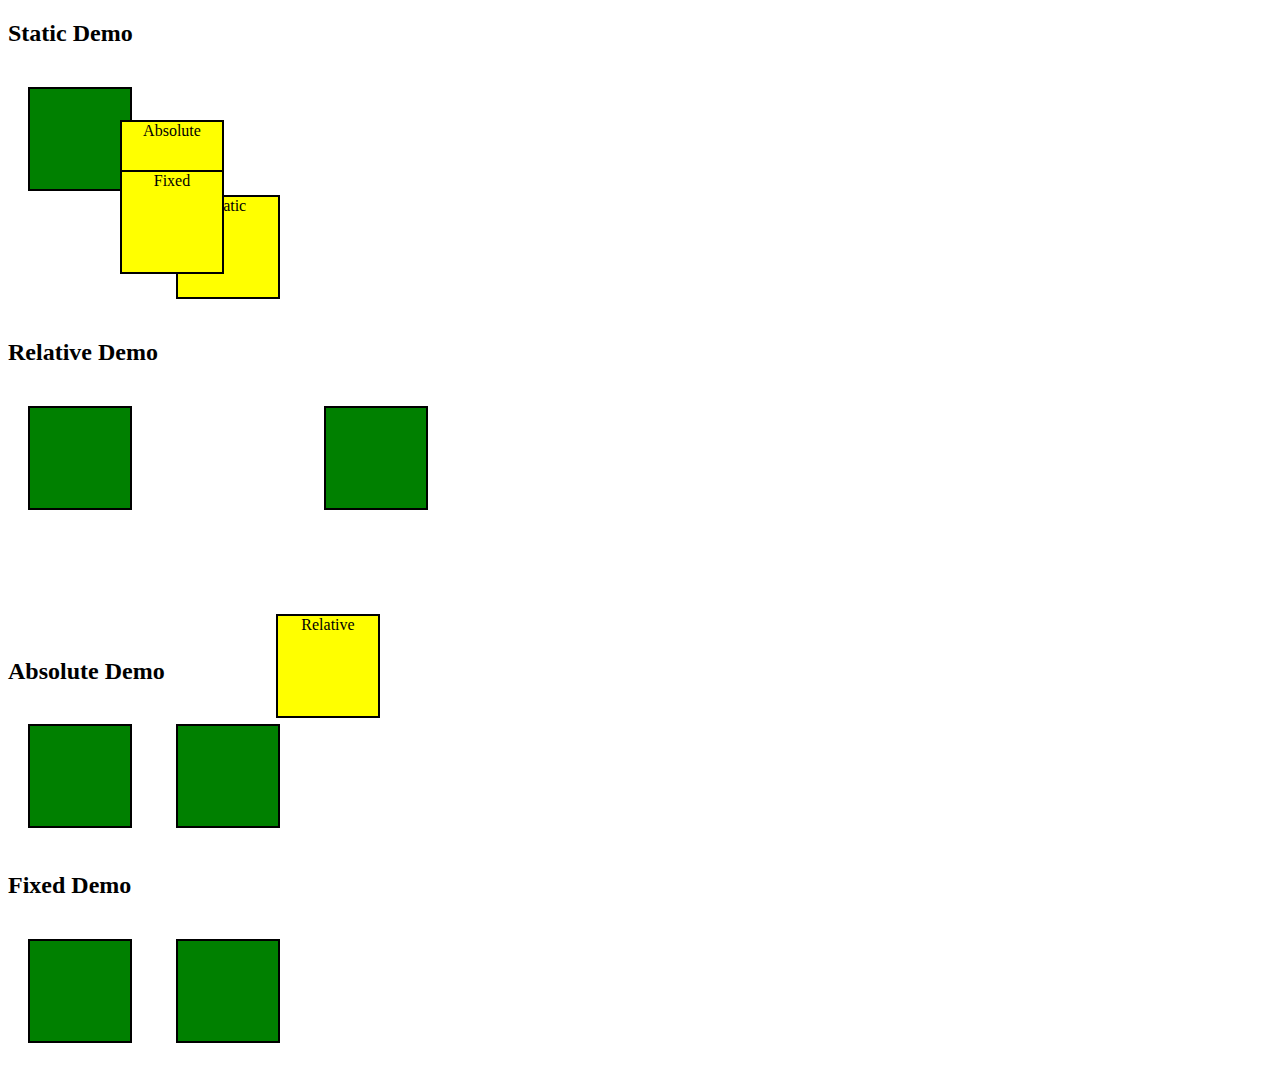
<file: CSS-Part4/Position/index.html>
<!DOCTYPE html>
<html lang="en">
<head>
    <meta charset="UTF-8">
    <meta name="viewport" content="width=device-width, initial-scale=1.0">
    <title>Position</title>
    <link rel="stylesheet" href="style.css">
</head>
<body>
    <section>
        <h2>Static Demo</h2>
        <div></div>
        <div id="static">Static</div>
    </section>

    <section>
        <h2>Relative Demo</h2>
        <div></div>
        <div id="relative">Relative</div>
        <div></div>
    </section>

    <section>
        <h2>Absolute Demo</h2>
        <div></div>
        <div id="absolute">Absolute</div>
        <div></div>
    </section>

    <section>
        <h2>Fixed Demo</h2>
        <div></div>
        <div id="fixed">Fixed</div>
        <div></div>
    </section>
</body>
</html>
</file>
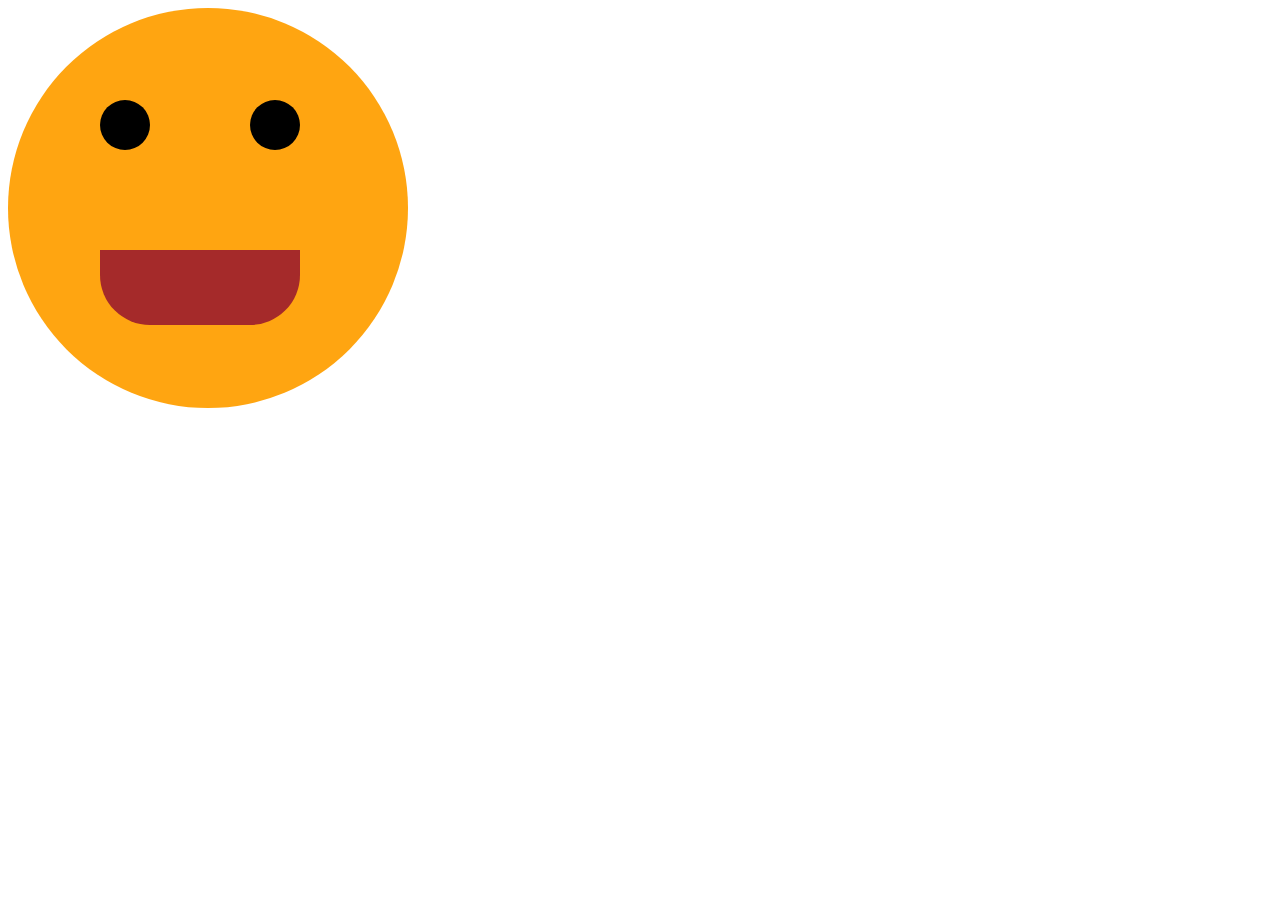
<file: CSS-Part4/Smiley-Face/index.html>
<!DOCTYPE html>
<html lang="en">
<head>
    <meta charset="UTF-8">
    <meta name="viewport" content="width=device-width, initial-scale=1.0">
    <title>Smiley Face</title>
    <link rel="stylesheet" href="style.css">
</head>
<body>
    <div id="face">
        <div id="mouth"></div>
        <div id="eyes">
            <div id="left-eye"></div>
            <div id="right-eye"></div>
        </div>
    </div>
</body>
</html>
</file>
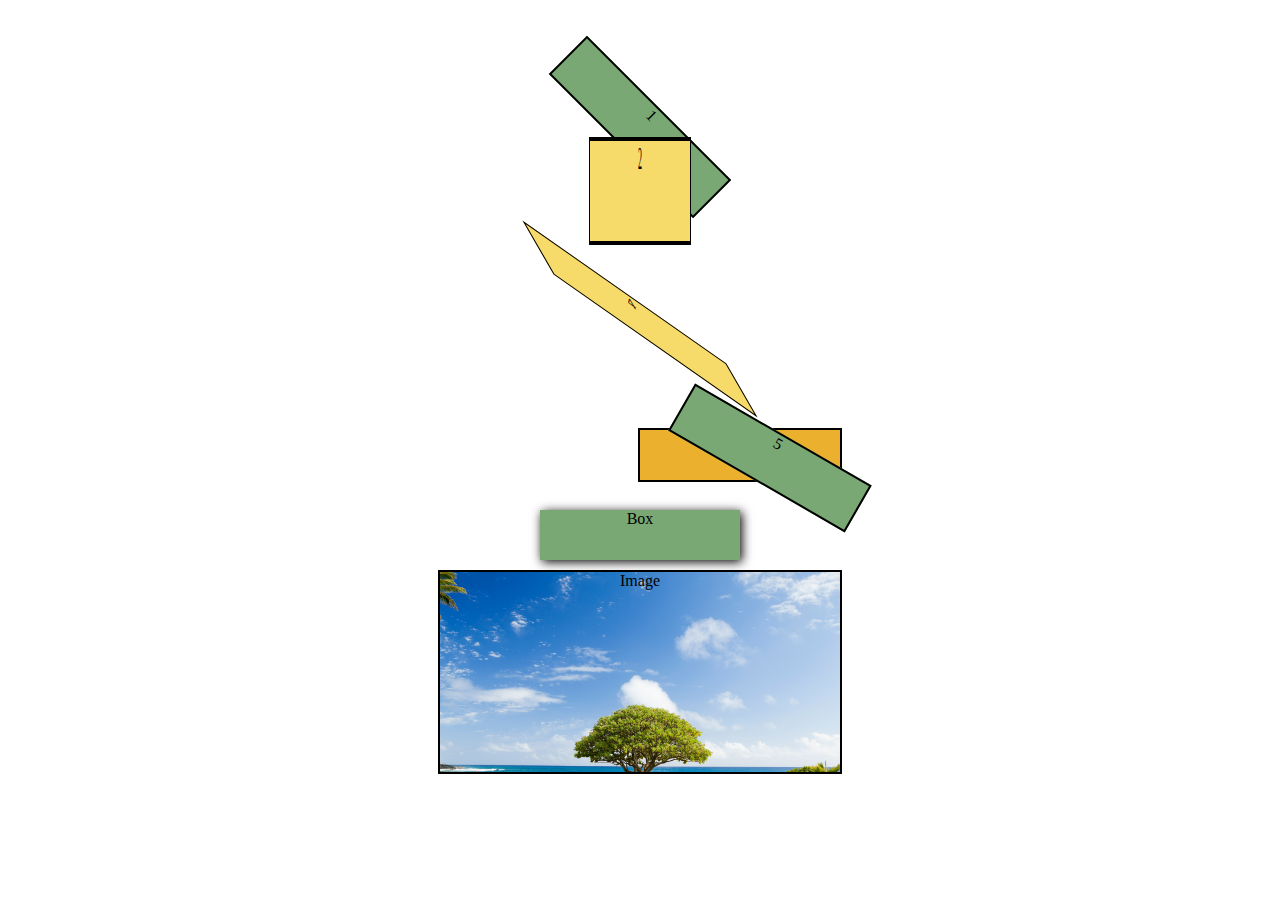
<file: CSS-Part4/Transform-and-boxshadow/index.html>
<!DOCTYPE html>
<html lang="en">
<head>
    <meta charset="UTF-8">
    <meta name="viewport" content="width=device-width, initial-scale=1.0">
    <title>Transform,Box Shadow</title>
    <link rel="stylesheet" href="style.css">
</head>
<body>
    <section>
        <div id="one">1</div>
        <div id="two">2</div>
        <div id="three">3</div>
        <div id="four">4</div>
        <div id="five">5</div>
    </section>
    <div id="box">Box</div>
    <div id="img">Image</div>
</body>
</html>
</file>
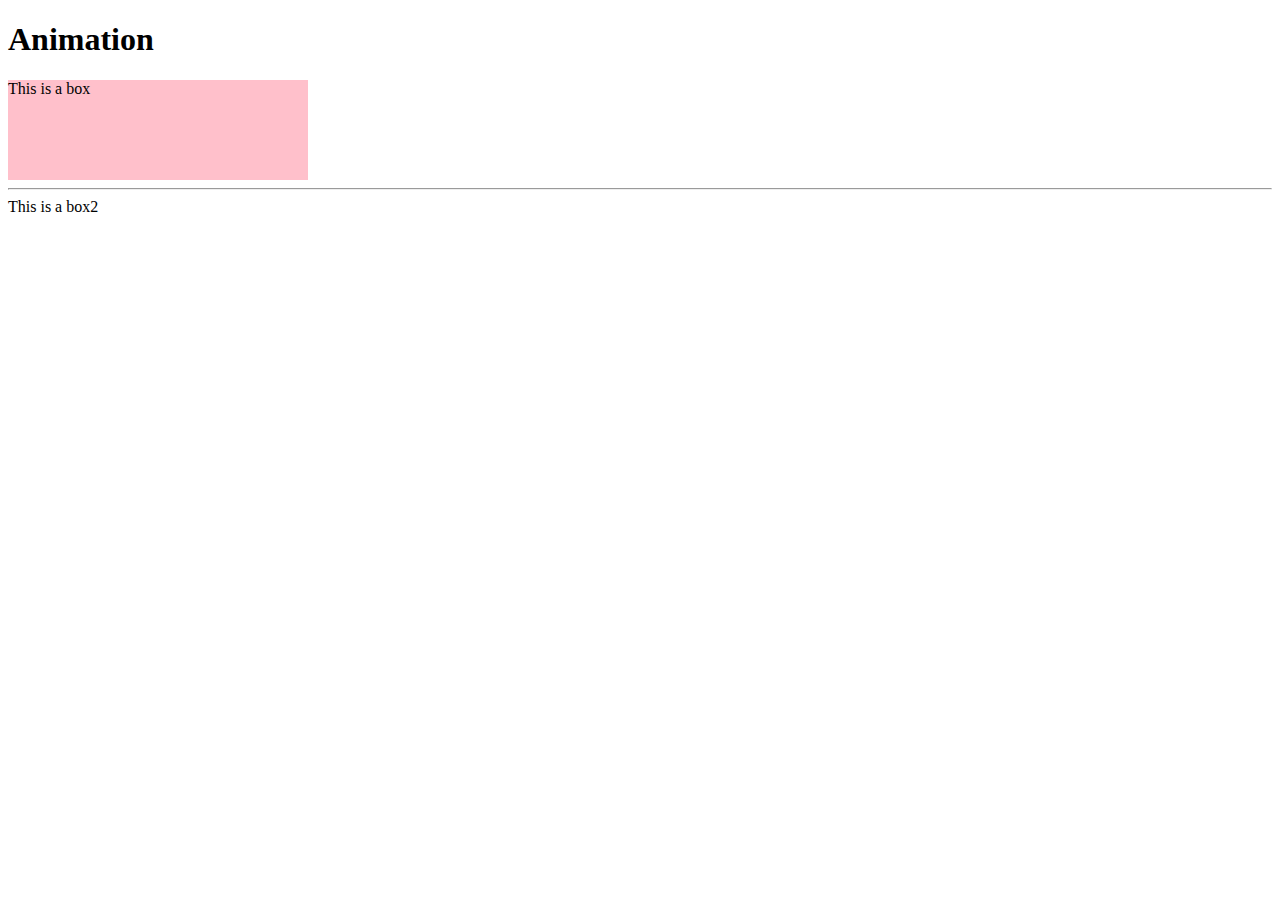
<file: CSS-Part6/Animation/index.html>
<!DOCTYPE html>
<html lang="en">
<head>
    <meta charset="UTF-8">
    <meta name="viewport" content="width=device-width, initial-scale=1.0">
    <title>Animation</title>
    <link rel="stylesheet" href="style.css">
</head>
<body>
    <!-- CSS ANIMATION: An animation lets an element gradually change from one style to another.To use CSS animation, you must first specify some keyframes for the animation. -->
    <h1>Animation</h1>
    <div class="box">This is a box</div>
    <hr>
    <div class="box2">This is a box2</div>
</body>
</html>
</file>
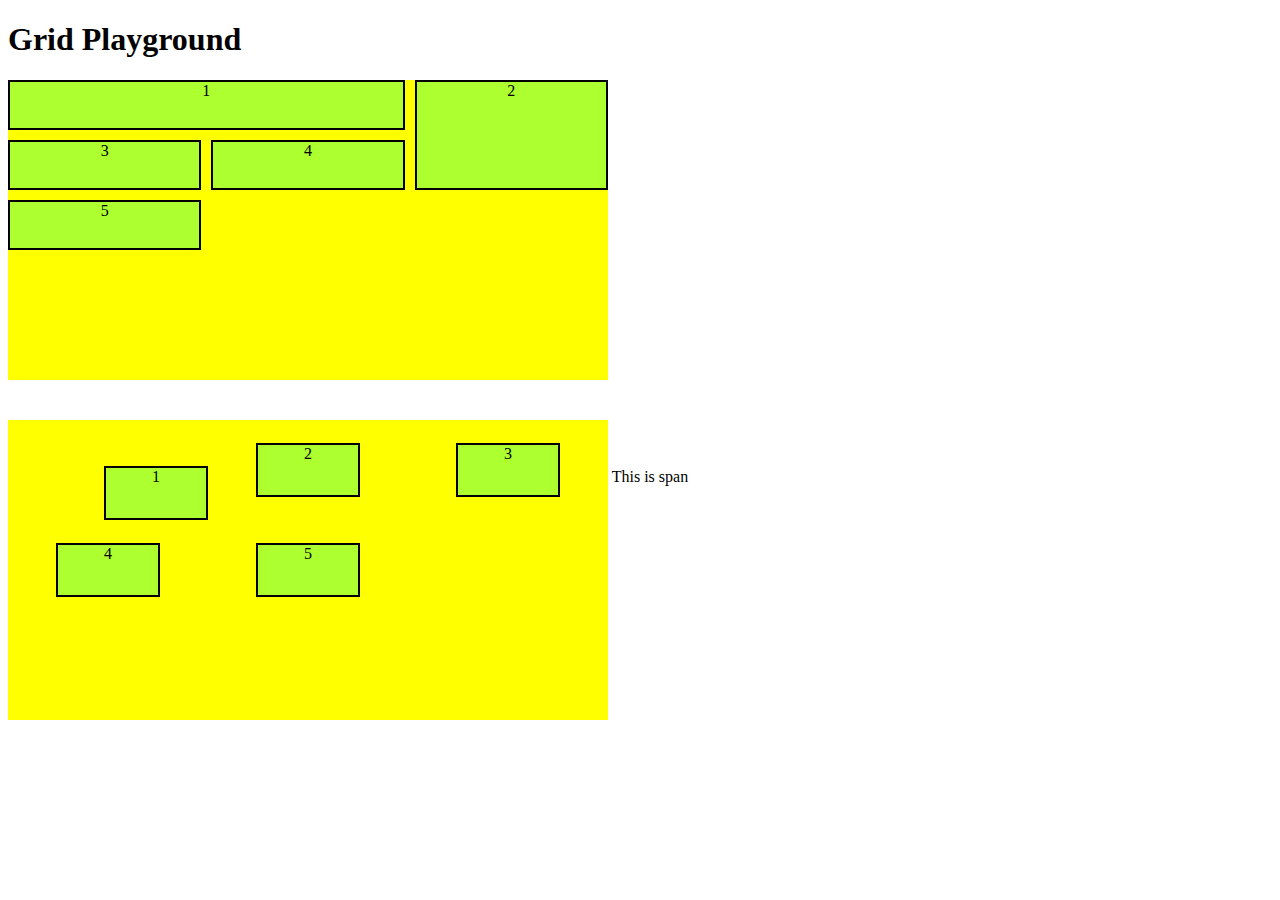
<file: CSS-Part6/Grid/index.html>
<!DOCTYPE html>
<html lang="en">
<head>
    <meta charset="UTF-8">
    <meta name="viewport" content="width=device-width, initial-scale=1.0">
    <title>Grid</title>
    <link rel="stylesheet" href="style.css">
</head>
<body>
    <h1>Grid Playground</h1>
    <div class="container">
        <div class="item one">1</div>
        <div class="item two">2</div>
        <div class="item">3</div>
        <div class="item">4</div>
        <div class="item">5</div>
    </div>

    <div class="container2">
        <div class="items ones">1</div>
        <div class="items">2</div>
        <div class="items">3</div>
        <div class="items">4</div>
        <div class="items">5</div>
    </div>
    <span>This is span</span>
</body>
</html>
</file>
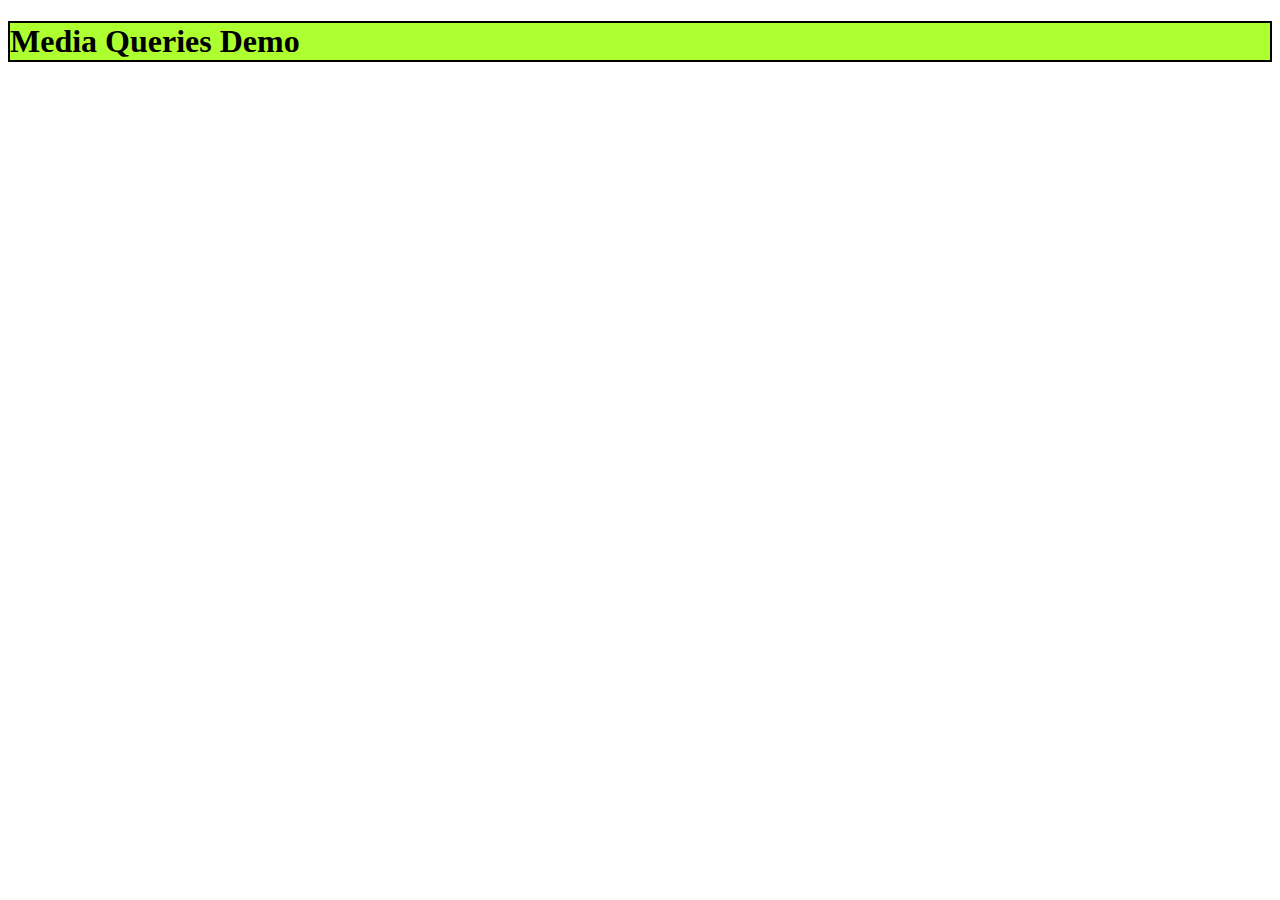
<file: CSS-Part6/Media Queries/index.html>
<!DOCTYPE html>
<html lang="en">
<head>
    <meta charset="UTF-8">
    <meta name="viewport" content="width=device-width, initial-scale=1.0">
    <title>Media Queries</title>
    <link rel="stylesheet" href="style.css">
</head>
<body>
    <h1>Media Queries Demo</h1>
    <div></div>
</body>
</html>
</file>
<file: CSS-Part1/style.css>
/* Here h2 is an selector, color is an property and brown is an value. */
h2{
    color:brown; /* color property is used to set the color of foreground. */
    background-color: blueviolet; /* background-color property is used to set the color of background. */
}

/* Color Systems */
h3{
    background-color: red ; /* 1)Named Colors: Each browser recognizes around 140 named colors like red,blue,green,purple,etc. */
}

h4{
    background-color: rgb(255,255,0); /* 2)RGB Colors : RGB(Red,Green,Blue) defines each paramter the intensity of the color and can be integer from 0 to 255 or a percentage value from 0% to 100%. */
}

h5{
    background-color: #ffa511; /* Hexadecimal Colors : A hexadecimal color is specified with #RRGGBB where the RR(Red),GG(Green) and BB(Blue) hexadecimal integers specify the component of the colors.All the values between 00 to FF. */
}

/* text-align : left | right | center | justify; It specifies the horizontal alignment of text in an element */
h6{
    text-align: right;
}

/* font-weight : The font-weight property sets how thick or thin characters in text should be displayed. */
span{
    font-weight: 700; /* font-weight : normal/400 | bold/700 | 100 | bolder | lighter. */
}

/* text-decoration : Sets the appearance of decoration lines on text like underline,overline,line-through,none,etc */
a{
    text-decoration: none; /* Remove the underline*/
}


/* Units in CSS : CSS has several different units for expressing a length .
                  1)Absolute Unit : The absolute length units are fixed and a length expressed in any of these will appear as exactly that size Ex px,pt,pc,cm,mm,in,etc
                  2)Relative Unit : Relative length units specify a length relative to another length property Ex %,em,rem,ch,vh,vw,etc   */
div{
    line-height:1.5; /* line-height : Controls the height of the line of text. */
    letter-spacing:10px; /* letter-spacing : Controls the horizontal spacing behavior between text characters. */
    font-size: 25px; /* font-size : It sets the size of a font. */
    font-family: avant garde,didot,sans-serif; /* font-family : It specifies the font for an element and it prioritized list of one or more font family. */
}
</file>
<file: CSS-Part2/style.css>
/* Universal Selector : To select everything in a document. */
*{
    font-family: 'Courier New';
}

/* Element Selector : Select all elements of the same type */
h1,h3{
    color: #b92b27;
}

/* ID Selector : Select an element based on the value of the elements id attribute. */
#login{
    background-color: white;
    color: black;
}

#signup{
    background-color: #b92b27;
    color: white;
}

/* Class Selector : Select an element based on their class attribute. */
.upvote{
    background-color: green;
    color: aliceblue;
}

/* Descendant Selector : It mateches all elements that are descendants of a special element. */
p a{
    color: purple;
    background-color: yellow;
}

/* Adjacent Sibling Combinator : It is used to select an element that is directly after another specific element.Adjacent means "immediately following". */
p + h3{
    text-decoration: underline;
}

.upvote + button{
    background-color: cornflowerblue;
    color: darkblue;
}

/* Child Selector : The child selector selects all elements that are the children of a specified element. */
div > input{
    background-color: darkgray;
}

/* Attribute Selector : Selects elements based on the presence or value of a given atrribute */
input[type = "text"]{
    color:red;
}

input[type = "password"]{
    color: green;
}

input[type]{
    background-color: antiquewhite;
}

/* Pseudo Class :  A keyword added to a selector that specifies a special state of the selected elements.1):hover 2):active 3):checked 4):nth-of-type */
/* 1):hover - It is used to select elements when you mouse over them. */
span button:hover{
    background-color: black;
    color: white;
}

h3:hover{
    text-decoration: none;
}

/* 2):active - It is used to select and style the active link.A link becomes active when you click on it. */
span button:active{
    background-color:red;
    color: purple;
}

/* 3):checked - It matches every checked <input> element (only for radio buttons and checkboxes) and <option> element. */
input[type="radio"]:checked + label{
    color: red;
    font-weight: bold;
}

/* 4)nth-of-type - The :nth-of-type() pseudo-class matches elements based on their position among siblings of the same type. */
li:nth-of-type(2) /* Select 2nd list only*/
{
    background-color: red;
}

li:nth-of-type(2n - 1) /* Select odd lists */
{
    background-color: green;
}

/* Pseudo Elements : A keyword added to a selector that lets you style a specific part of the selected elements. 1)::first-letter 2)::first-line 3)::selection */
/* 1)::first-letter - It is used to add style to the first letter of the specified selector. */
h1::first-letter{
    color: greenyellow;
}

/* 2)::first-line - It is used to add style to the first line of the specified selector. */
.lorems::first-line{
    color:red;
}

/* 3)::selection - It matches the portion of an element that is selected by a user. */
.lorems::selection{
    background-color:rgb(247, 11, 160);
}

/* Cascading : The css cascade algorithm job is to select css declarations in order to determine the correct values for CSS properties.*/
h6{
    background-color: red;
}

h6{ /* This is selected due to cascading */
    background-color: rosybrown;
}

/* Specificity : Specificity is an algorithm that calculates the weight that is applied to a given CSS declartion. inline style > id > class > element */
#myh6{
    font-size: 50px;
}

h6{
 font-size: 10px;   
}

/* !important : To show the most specific thing in document. Specificity : !important > inline style > id > class > element */
h1{
    background-color: blueviolet !important; 
}

h1{
    background-color: cadetblue;
}
</file>
<file: CSS-Part3/style.css>
/* Box Model : The CSS Box model is essentially a box that wraps around every HTML element.It consists of width,height,border,margin and padding */
div
{
    height:200px; /* It sets the content area height of the element */
    width:500px; /* It sets the content area width of the element */
    background-color: pink;
    /* Border : It is used to set an element border. It consist of border-width,border-style and border-color. */
    border-width:5px; /* Specifies the width of the border. */
    border-style: solid; /* Specifies the style of the border. */
    border-color: black; /* Specifies the color of the border. */
    border: 5px solid black; /* The boder property is an shorthand property of border-width border-style border-color  */
    /* Border Slides : To control an individual side of the box.1)border-left 2)border-right 3)border-top 4)border-bottom */
    border-left: 5px dashed blue;
    border-radius: 10px; /* border-radius : It is used to round the corners of an element outer border edge. */
    border-top-right-radius: 50px; 
}

.circle{
    width: 500px;
    height: 500px;
    border: 5px solid black;
    border-radius: 50%;
}

/* Padding : It is used to generate space around an elements content , inside of any defined border. CSS Properties for specifying the padding for each side of an element such as padding-top,padding-right,padding-bottom and padding-left. */
button{
    background-color: burlywood;
    border: 2px solid black;
    padding: 5px; /* padding-top , padding-bottom , padding-right & padding-left 5px */
    padding: 5px 10px; /* padding-top & padding-bottom=>5px , padding-right & padding-left=>10px */
    padding: 5px 10px 15px; /* padding-top=>5px , padding-right & padding-left=>10px , padding-bottom=>15px */
    padding: 5px 10px 15px 20px; /* padding-top=>5px , padding-right=>10px , padding-bottom=>15px , padding-left=>20px */   
    
    /* Margin : It is used to generate space around an elements , outside of any defined border. CSS Properties for specifying the margin for each side of an element such as margin-top,margin-right,margin-bottom and margin-left. */
    margin: 5px; /* margin-top , margin-bottom , margin-right & margin-left 5px */
    margin: 5px 10px; /* margin-top & margin-bottom=>5px , margin-right & margin-left=>10px */
    margin: 5px 10px 15px; /* margin-top=>5px , margin-right & margin-left=>10px , margin-bottom=>15px */
    margin: 5px 10px 15px 20px; /* margin-top=>5px , margin-right=>10px , margin-bottom=>15px , margin-left=>20px */
}

/* Display : It sets whether an element is treated as block or inline element and layout is used fot its childer. */
span{
    display:block; /* Display an element as block element(like <p>).It starts from new line and takes up the whole width. */
}

p{
    border: 2px solid black;
    display: inline; /* Display an element as inline element(like <soan>). Disadd: Do not accept width and height properties ,to over this use display:inline-block property.  */
    width:500px;
    height: 500px;
}

.inbl{
    margin-top: 20px;
    border:2px solid block ;
    width:200px;
    height: 200px;
    display: inline-block; /* Displays an element as an inline-level block container. The element itself is formatted as an inline element, but you can apply height and width values */
    border: none;
    background-color: yellowgreen;
    border-radius: 0px;
}

.hide{
    display: none; /* The element is completely removed */
}
</file>
<file: CSS-Part5/style.css>
h1{
    text-align: center;
}

/* Parent Container Properties : flex-direction,flex-wrap,justify-content,align-content,align-items. */
#container{
    width: 80%;
    height: 300px;
    margin: 10px auto;
    border: 2px solid black;
    background-color: azure;
    display: flex; /* It is a one-dimensional layout method for arranging items in rows or columns. By default its flex-direction is row.It works on main axis(horizontally) or cross axis(vertically) */
    flex-direction: row; /* It sets how flex items are placed in the flex container,along which axis and direction.It values are row(bydefault,main axis,left to right),row-reverse(main axis,right to left),column(main axis,top to bottom),column-reverse(main axis,bottom to top). */
    justify-content: space-evenly; /* Tells how the browser distributes space between and around content items along the main axis.It values are flex-start(bydefault),flex-end,center,space-between,space-around,space-evenly. */
    flex-wrap: wrap; /* Sets whether flex-items are forced onto one line or can wrap onto multiple line.It values are nowrap(bydefault),wrap,wrap-reverse. */
    align-items: flex-end; /* Distributes our items along the cross axis.It values are stretch(bydefault),flex-start,flex-end,center,baseline. */
    align-content: center; /* It sets the distribution of space between and around content items along a flexboxs cross axis.It values are flex-start,flex-end,center,space-between,space-around(bydefault),space-evenly,baseline */
}

#container div{
    height: 100px;
    width: 300px;
    color:white;
    text-align: center;
    font-size: 1.5em;
}

/* Child Container Properties : align-self,flex-basis,flex-grow,flex-shrink */
#childcontainer{
    width: 80%;
    height: 300px;
    margin: 10px auto;
    border: 2px solid black;
    background-color: azure;
    display: flex;
}

#childcontainer div{
    height: 100px;
    width: 100px;
    color:white;
    text-align: center;
    /* font-size: 1.5em; */
}

#org{
    align-self: flex-end; /* Aligns an item along the cross axis.It values are flex-start,flex-end,center,baseline. */
    flex-grow: 1;
}

#ywl{
    flex-basis: 100px; /* It sets the initial main size of a flex item. */
}

#blu{
    flex-grow: 2; /* It specifies how much of the flex containers remaining space should be assigned to the flex items main size. 1 is the default value. */
}

#vio{
    flex-shrink: 2; /* It sets the flex shrink factor of a flex item.You can see the effect on mobile view , inspect option on browser to increase and decrease */
}
</file>
<file: FlexBox/style.css>
/*-- Flex Container Parent Properties : 1)flex-direction(row,column,row-reverse,column-reverse),2)flex-wrap(wrap,nowrap,wrap-reverse),3)flex-flow(It is comination of flex-direction and flex-wrap properties),4)justify-content(space-around,space-evenly,space-between,flex-start,flex-end,center),5)align-items(stretch,flex-start,flex-end,center),6)align-content,7)gap/ --*/
/*-- Flex Container Child Properties : 1)order,2)flex-grow,3)flex-shrink,4)flex-basis,5)flex(Combination of flex-grow,flex-shrink,flex-basis),6)align-self(flex-start,flex-end,stretch,center) --*/

*{
    box-sizing: border-box;
}


/* Example1 : flex-direction Properties: row(byfault),column,row-reverse,column-reverse */
h2{
    text-align: center;
}

.ex1container{
    margin: 5px;
    height:400px;
    border:2px solid red;
    display:flex ;/* Using display:flex; the children is in inline position*/
     flex-direction: row; /* It is bydefault Property of flex is flex-direction:row.It is align rowwise*/
     /* flex-direction: column;  Using flex-direction:column it is align columnwise */
     /*flex-direction: row-reverse; Using flex-direction:row-reverse it is align rowwise but in reverse order */
     /*flex-direction: column-reverse; Using flex-direction:column-reverse it is align columnwise but in reverse order */
}


.ex1box{
    border: 2px solid green;
    margin: 10px 0;
}


/* Example2 : 1)flex-wrap Properties: nowrap(bydefault),wrap,wrap-reverse
              2)gap Properties: gap,row-gap,column-gap. */
.ex2container{
    /*Note : To see the effect shrink the mobile views option in inspect*/
    margin: 5px;
    height:400px;
    border:2px solid red;
    display:flex ;/* Using display:flex; the children is in inline position*/
    /*flex-wrap: nowrap;Using flex-wrap:nowrap It is bydefault property,the child element should be not be wrap in next rows.*/
    flex-wrap:wrap;/*Using flex-wrap:wrap the child element should be wrap in next rows depending upon shrink and so on*/
    /*flex-wrap:wrap-reverse;Using flex-wrap:wrap-reverse the child element should be wrap in next rows depending upon shrink but in reverse order and so on*/


   gap:10px;/*  Equal 10px Gap rowwise and columnwise between all the child elements */
    /*row-gap:10px; Equal 10px Gap rowwise between all the child elements */
    /*column-gap:10px; Equal 10px Gap columnwise between all the child elements */
 

}


.ex2box{
    border: 2px solid green;
    width: 50px;
}



/* Example3 : flex-flow Syntax: flex-direction flex-wrap  */
              .ex3container{
                /*Note : To see the effect shrink the mobile views option in inspect*/
                margin: 5px;
                height:400px;
                border:2px solid red;
                display:flex ;/* Using display:flex; the children is in inline position*/
                gap:10px;
        
                /*flex-flow:row wrap;/* It is comination of flex-direction and flex-wrap properties.Here flex-direction:row &flex-wrap:wrap. */ 
                flex-flow:row-reverse wrap;/* It is comination of flex-direction and flex-wrap properties.Here  flex-direction:row-reverse & flex-wrap:wrap. */
            
            }

            .ex3box{
                border: 2px solid green;
                width: 50px;
            }

/* Example4 : justify-content Properties: space-around,space-evenly,space-between,flex-start(bydefault),flex-end,center.The justify-content is used for main axis(X-axis or widthwise), it will used for rowwise alignment. */
.ex4container{
    /*Note : To see the effect shrink the mobile views option in inspect*/
    margin: 5px;
    height:400px;
    border:2px solid red;
    display:flex ;/* Using display:flex; the children is in inline position*/
    gap:10px;
    flex-flow:row wrap;

     justify-content: center;/*Using justify-content:center all the child elements position at center of the container widthwise*/
   /*justify-content: space-around; Using justify-content: space-around equal space between all the childs elements and covers all the width of .ex4container lly to justify-content:space-evenly; property but minor difference you can uncomment and check once */
   /*justify-content: space-evenly; Using justify-content: space-evenly equal space between all the childs elements and covers all the width of .ex4container lly to justify-content:space-around; property but minor difference you can uncomment and check once*/
   /*justify-content: space-between; Using justify-content: space-between equal space between all the childs elements but not given space between start position of first element and end position of last child element and covers all the width of .ex4container */
   /*justify-content: flex-start; Using justify-content: flex-start it is bydefault property.All the child elements position at start of the container widthwise*/
   /*justify-content: flex-end; Using justify-content: flex-end all the child elements position at end of the container widthwise*/

   

}

.ex4box{
    border: 2px solid green;
    width: 50px;
}




/* Example5 : 1)align-items Properties: stretch(bydefault),flex-start,flex-end,center.The align-item is used for cross axis(Y-axis or heightwise), it will used for also rowwise alignment.
2)align-content Properties: space-around(bydefault),space-between,flex-start,flex-end,stretch,center. This properties is used to give how much space between 'wrapped child elements' */
.ex5container{
    /*Note : To see the effect shrink the mobile views option in inspect*/
    margin: 5px;
    height:400px;
    border:2px solid red;
    display:flex ;/* Using display:flex; the children is in inline position*/
    gap:10px;
    flex-flow:row wrap;

    align-items:center;/* Using align-items:center all the child elements position at center of the container heightwise */
   /* align-items:stretch ; Using align-items:stretch it is bydefault property and the child elements takes all the height automatically accordinglly parents container class=ex5container */ 
   /*align-items: flex-start;  Using align-items: flex-start all the child elements position at start of the container heightwise*/
   /*align-items: flex-end; Using align-items: flex-end all the child elements position at end of the container heightwise*/

   
   /*align-content: flex-start; Using align-content:flex-start all the child elements position at start of the container heightwise and also wrapping chlid element position at start */
   /*align-content: flex-end; Using align-content:flex-end all the child elements position at end of the container heightwise and also wrapping child element position at end */
   align-content: center;/* Using align-content:center all the child elements position at center of the container heightwise and also wrapping child element position at center */
   /*align-content: stretch;/* Using align-content:stretch all the child elements takes all the height automatically accordinglly parents container class=ex5container */
   /*align-content: space-around;/* Using align-content:space-around it is bydefault property and equal space between all the childs wrapping elements  */
   /*align-content: space-between;/* Using align-content:space-between equal space between all the wrapping childs elements but not given space between start position of first element and end position of last child element */
}

.ex5box{
    border: 2px solid green;
    width: 50px;
}




/* Example 6:order */

.ex6container{
    /*Note : To see the effect shrink the mobile views option in inspect*/
    margin: 5px;
    height:400px;
    border:2px solid red;
    display:flex ;/* Using display:flex; the children is in inline position*/
    gap:10px;
    flex-flow:row wrap;
    align-items: center;

}

.ex6container .ex6box{
    border: 2px solid green;
    width: 50px;
}

.ex6container #box-1 {
    order: 1;/* Order : Bydefault order of all child element is 0.If id=box-1 order is 1 i.e higher priority order going end of all the child elemnts and so on */
}

.ex6container #box-3 {
    order: 2;
}






/* Example 7:flex-grow */
.ex7container{
    /*Note : To see the effect shrink the mobile views option in inspect*/
    margin: 5px;
    height:400px;
    border:2px solid red;
    display:flex ;/* Using display:flex; the children is in inline position*/
    gap:10px;
    flex-flow:row wrap;
    align-items: center;

}

.ex7container .ex7box{
    border: 2px solid green;
    width: 50px;
}

.ex7container #box-1 {
   
    flex-grow: 1;/* flex-grow : Bydefault flex-grow of all child element is 0.If id=box-1 makes flex-grow=1 i.e higher priority grow it will grow greateraly compare to original child elements and use all the width of the parent class .ex6container */

}

.ex7container #box-5 {
    flex-grow: 2;
}


/* Example 8:flex-shrink and flex-basis */
.ex8container{
    /*Note : To see the effect shrink the mobile views option in inspect*/
    margin: 5px;
    height:400px;
    border:2px solid red;
    display:flex ;/* Using display:flex; the children is in inline position*/
    gap:10px;
    flex-flow:row ;
    align-items: center;
}

.ex8container .ex8box{
    border: 2px solid green;
    width: 50px;
}

.ex8container #box-3 {
    flex-shrink: 2;/* flex-shrink: Bydefault flex-shrink of all child element is 1.If id=box-3 make flex-shrink=2 it will faster shrink as compare to all orginal child elements. */
}

.ex8container #box-4{
 flex-basis: 200px;/* flex-basis defines the only the width of id=box-4  */
 flex-shrink:12;   
}


/* Example 9: Syntax flex: flex-grow flex-shrink flex-basis   */
.ex9container{
    /*Note : To see the effect shrink the mobile views option in inspect*/
    margin: 5px;
    height:400px;
    border:2px solid red;
    display:flex ;/* Using display:flex; the children is in inline position*/
    gap:10px;
    flex-flow:row wrap ;
    align-items: center;
}

.ex9container .ex9box{
    border: 2px solid green;
    width: 50px;
}

.ex9container #box-3 {
    flex:0 1 100px;  /*Syntax flex: flex-grow flex-shrink flex-basis*/
}



/* Example 10: align-self Properties: flex-start,flex-end,stretch,center.These properties is use on cross axis(Y-axis or heightwise) to set the child element at start,end,stretch or center position  */
.ex10container{
    /*Note : To see the effect shrink the mobile views option in inspect*/
    margin: 5px;
    height:400px;
    border:2px solid red;
    display:flex ;/* Using display:flex; the children is in inline position*/
    gap:10px;
    flex-flow:row wrap ;
    align-items: center;
}

.ex10container .ex10box{
    border: 2px solid green;
    width: 50px;
}

.ex10container #box-3 {
    align-self:flex-start;
}
</file>
<file: Grid/style.css>
/* 1)Grid Container Parent Properties: 1)gap,2)grid-template-columns,3)grid-template-rows,4)grid-auto-rows,5)justify-content(space-around,space-between,space-evenly,flex-start/start,flex-end/end,center),6)align-content(center,flex-start,flex-end,stretch(bydefault),space-around,space-between),7)align-items(flex-start,flex-end,stretch(bydefault),center)
   2)Grid Container Child Properties:  1)justify-self(stretch(bydefault),flex-start/start,flex-end/end,center),2)align-self(stretch(bydefault),flex-start,flex-end,center),3)grid-column(combination of grid-column-start & grid-column-end),4)grid-row(combination of grid-row-start & grid-row-end),5)grid-area(combination of grid-column & grid-row) */

*{
    margin: 0;
    padding: 0;
    box-sizing: border-box;
}


 /* Example 1: 1)grid-template-columns Properties:This property specifies the number and the widths of columns in a grid layout.The values are a space separated list, where each value specifies the size of the respective column. 
               2)gap Properties: gap,row-gap,column-gap.  */
.ex1container{
    /*Note : To see the effect shrink the mobile views option in inspect*/
    border: 2px solid red;
    display:grid ;/* Using display:grid; the children is in block/top-to-bottom/rowwise  position */
    
    grid-template-columns: 200px 300px 100px;/*  Using grid-template-columns: 200px 300px 100px; we have define 3columns with the width 200px,300px & 100px but using px it is not responsive*/
    /*grid-template-columns: 30% 20% 20vw;  Using grid-template-columns: 30% 20% 20vw; we have define 3columns with the width 30%,20% & 20vw and using % & vw it is a responsive*/
    /*grid-template-columns: 2fr 1fr 1fr 1fr;  Using grid-template-columns: 2fr 1fr 1fr 1fr; we have define 4columns with the width 2fr,1fr,1fr & 1fr it is use full width of parent accordingly divide the child width automatically and using fr it is a responsive */
    /*grid-template-columns: 200px auto auto;  Using grid-template-columns: 200px auto auto; we have define 3columns with the width 200px,auto & auto ,the 200px is fixed but using auto the remaining 2 columns automatically divides equally depending upon parent. px is not responsive but auto is responsive */
    /*grid-template-columns: repeat(4,100px);  Using grid-template-columns: repeat(4,100px); we have define 4columns with the width 100px but using px it is not responsive */
    /*grid-template-columns: repeat(auto-fill,150px);  Using grid-template-columns: repeat(auto-fill,150px); we have define columns auto-fill depending upon the parent it takes full width but all the child element takes the width 150px  as we define but using px it is not responsive */

    gap:10px;/* Equal 10px Gap rowwise and columnwise between all the child elements */
    /*row-gap:10px; Equal 10px Gap rowwise between all the child elements */
    /*column-gap:10px; Equal 10px Gap columnwise between all the child elements */
}

.ex1box{
    border:2px solid green;
    padding: 12px;
}




 /* Example 2: 1)grid-template-rows Properties:This property specifies the number and the height of rows in a grid layout.The values are a space separated list, where each value specifies the height of the respective rows.
               2)grid-auto-rows:i)This property define all the remaining rows height if not mentioned in grid-template-rows property OR ii)to set the equal height of all the rows than not use grid-template-rows property in this case.
               3)gap Properties: gap,row-gap,column-gap.  */
.ex2container{
    /*Note : To see the effect shrink the mobile views option in inspect*/
    border: 2px solid red;
    display:grid ;/* Using display:grid; the children is in block/top-to-bottom/rowwise  position */
    grid-template-columns: 200px 300px 100px;/*  Using grid-template-columns: 200px 300px 100px; we have define 3columns with the width 200px,300px & 100px but using px it is not responsive*/
   
    grid-template-rows: 300px 100px;/* Using grid-template-rows: 300px 100px; we have define rows height the first row height is 300px & second row height is 100px and all the remaining rows height set as default height to overcome this use grid-auto-rows property to set the remaining rows height but using px it is not responsive */
    grid-auto-rows: 150px;/*  Using grid-auto-rows:150px; we have define the row height of all the remaining rows 150px but px is not responsive */    

    gap:10px;/* Equal 10px Gap rowwise and columnwise between all the child elements */
    /*row-gap:10px; Equal 10px Gap rowwise between all the child elements */
    /*column-gap:10px; Equal 10px Gap columnwise between all the child elements */
}

.ex2box{
    border:2px solid green;
    padding: 12px;
}



 /* Example 3: justify-content Properties: space-around,space-between,space-evenly,flex-start/start(bydefault),flex-end/end,center.The justify-content is used for main axis(X-axis or widthwise), it will used for rowwise alignment.  */
.ex3container{
    border: 2px solid red;
    display:grid ;/* Using display:grid; the children is in block/top-to-bottom/rowwise  position */
    grid-template-columns: 200px 300px 100px;/*  Using grid-template-columns: 200px 300px 100px; we have define 3columns with the width 200px,300px & 100px but using px it is not responsive*/
    
    justify-content: center;/*Using justify-content:center all the child elements position at center of the container widthwise*/
    /*justify-content: space-around; Using justify-content: space-around equal space between all the childs elements and covers all the width of .ex3container lly to justify-content:space-evenly; property but minor difference you can uncomment and check once */
    /*justify-content: space-evenly; Using justify-content: space-evenly equal space between all the childs elements and covers all the width of .ex3container lly to justify-content:space-around; property but minor difference you can uncomment and check once*/
    /*justify-content: space-between; Using justify-content: space-between equal space between all the childs elements but not given space between start position of first element and end position of last child element and covers all the width of .ex3container */
    /*justify-content: start; Using justify-content: flex-start/start it is bydefault property.All the child elements position at start of the container widthwise*/
    /*justify-content: end; Using justify-content: flex-end/end all the child elements position at end of the container widthwise*/


    gap:10px;/* Equal 10px Gap rowwise and columnwise between all the child elements */
    /*row-gap:10px; Equal 10px Gap rowwise between all the child elements */
    /*column-gap:10px; Equal 10px Gap columnwise between all the child elements */
}

.ex3box{
    border:2px solid green;
    padding: 12px;
}


/* Example 4: align-content Properties: center,flex-start,flex-end,stretch(bydefault),space-around,space-between.The align-content is used for cross axis(Y-axis or heightwise), it will used for also rowwise alignment to see the effect use inspect and check once difference between align-items & align-content */
.ex4container{
    /*Note : To see the effect use inspect option and click on grid and than go to layouts watch*/
    height: 400px;
    border: 2px solid red;
    display:grid ;/* Using display:grid; the children is in block/top-to-bottom/rowwise  position */
    grid-template-columns: 200px 200px;/*  Using grid-template-columns: 200px 200px; we have define 2columns with the width 200px & 200px but using px it is not responsive*/

    /* Inspect and see the difference between align-items & align-content */

     align-content:center; /*Using align-content:center; all the child elements position at center of the container heightwise but all the child centered position at same time of the container */
    /* align-content: flex-start;  Using align-content:flex-start; all the child elements position at start of the container heightwise but all the child start position at same time of the container */
    /* align-content: flex-end; Using align-content:flex-end; all the child elements position at end of the container heightwise but all the child end position at same time of the container */
    /* align-content: stretch; Using align-content:stretch; It is Bydefault property.All the child elements takes all the height automatically accordinglly parents container class=ex4container but all the child stretch at same time of the container  */
    /* align-content: space-around; Using align-content:space-around; space-around equal space between all the childs elements and covers all the heightwise but all the child space-around position at same time of the container */
    /* align-content: space-between; Using align-content:space-between; space-between equal space between all the childs elements and covers all the heightwise and not given space between start position of first element and end position of last child element but all the child space-between position at same time of the container */


    gap:10px;/* Equal 10px Gap rowwise and columnwise between all the child elements */
    /*row-gap:10px; Equal 10px Gap rowwise between all the child elements */
    /*column-gap:10px; Equal 10px Gap columnwise between all the child elements */
}

.ex4box{
    border:2px solid green;
    padding: 12px;
}


/* Example 5: align-items Properties: flex-start,flex-end,stretch(bydefault),center.The align-item is used for cross axis(Y-axis or heightwise), it will used for also rowwise alignment to see the effect use inspect and check once difference between align-items & align-content. */
.ex5container{
    /*Note : To see the effect use inspect option and click on grid and than go to layouts watch*/
    height: 400px;
    border: 2px solid red;
    display:grid ;/* Using display:grid; the children is in block/top-to-bottom/rowwise  position */
    grid-template-columns: 200px 200px;/*  Using grid-template-columns: 200px 200px; we have define 2columns with the width 200px & 200px but using px it is not responsive*/


    /* Inspect and see the difference between align-items & align-content */

     align-items: center;/*Using align-items:center; all the child elements position at center of the container heightwise but all the child centered position at same time of the container depending on specific child items  */
    /* align-items: flex-end; align-items:flex-end; all the child elements position at end of the container heightwise but all the child end position at same time of the container depending on specific child items */
    /* align-items: flex-start; align-items:flex-start; all the child elements position at start of the container heightwise but all the child start position at same time of the container depending on specific child items */
    /*align-items: stretch;  align-items:stretch; It is Bydefault property.All the child elements takes all the height automatically accordinglly parents container class=ex5container but all the child stretch at same time of the container depending on specific child items */

    gap:10px;/* Equal 10px Gap rowwise and columnwise between all the child elements */
    /*row-gap:10px; Equal 10px Gap rowwise between all the child elements */
    /*column-gap:10px; Equal 10px Gap columnwise between all the child elements */
}

.ex5box{
    border:2px solid green;
    padding: 12px;
}


/* Example 6:   1)justify-self Properties:It is used around main axis(X-axis or widthwise).Its properties are flex-start/start(position at start around X-axis),flex-end/end(position at end around X-axis),center(position at center around X-axis),stretch(bydefault property,it use full width around X-axis).
                2)align-self Properties:It is used around cross axis(Y-axis or heightwise).Its properties are flex-start(position at start around Y-axis),flex-end(position at end around Y-axis),center(position at center around Y-axis),stretch(bydefault property,it use full width around Y-axis) */
.ex6container{
    
    height: 600px;
    border: 2px solid red;
    display:grid ;/* Using display:grid; the children is in block/top-to-bottom/rowwise  position */
    grid-template-columns: 200px 200px;/*  Using grid-template-columns: 200px 200px; we have define 2columns with the width 200px & 200px but using px it is not responsive*/


    gap:10px;/* Equal 10px Gap rowwise and columnwise between all the child elements */
    /*row-gap:10px; Equal 10px Gap rowwise between all the child elements */
    /*column-gap:10px; Equal 10px Gap columnwise between all the child elements */
}

.ex6box{
    border:2px solid green;
    padding: 12px;
}

#ex6box-1{
    background-color: bisque;
    justify-self: flex-end;/* It is used around main axis(X-axis or widthwise).Its properties are flex-start/start(position at start around X-axis),flex-end/end(position at end around X-axis),center(position at center around X-axis),stretch(bydefault property,it use full width around X-axis) */
    align-self: flex-end;/* It is used around cross axis(Y-axis or heightwise).Its properties are flex-start(position at start around Y-axis),flex-end(position at end around Y-axis),center(position at center around Y-axis),stretch(bydefault property,it use full width around Y-axis) */
    
}

/* Example 7: grid-column:grid-column-start/grid-column-end; It specifies a grid item's size and location in a grid layout columnwise from where to start and where to end widthwise.To see the numbering go to inspect and click on grid.  */
.ex7container{

    height: 600px;
    border: 2px solid red;
    display:grid ;/* Using display:grid; the children is in block/top-to-bottom/rowwise  position */
    grid-template-columns: 200px 200px 200px;/*  Using grid-template-columns: 200px 200px 200px; we have define 3columns with the width 200px,200px & 200px but using px it is not responsive*/


    gap:10px;/* Equal 10px Gap rowwise and columnwise between all the child elements */
    /*row-gap:10px; Equal 10px Gap rowwise between all the child elements */
    /*column-gap:10px; Equal 10px Gap columnwise between all the child elements */
}

.ex7box{
    border:2px solid green;
    padding: 12px;
}

/* Testcase 1: Using simple values */
#ex7box-1{
    background-color: bisque;
    /* grid-column-start: 1; Using grid-column-start Specifies on which column to start displaying the item widthwise.To see the numbering go to inspect and click on grid. */
    /* grid-column-end: 3; Using grid-column-end Specifies on which column-line to stop displaying the item widthwise.To see the numbering go to inspect and click on grid. */
    grid-column: 1/3; /* grid-column:grid-column-start/grid-column-end; */
}

/* Testcase 2: Using span */
#ex7box-6{
    background-color: bisque;
    grid-column: 1/span 2; /* grid-column:grid-column-start/grid-column-end; Using grid-column-end:span 2; to take 2column width of the id #ex7box-6 */
}

/* Testcase 3: Negative values */
#ex7box-8{
    background-color: bisque;
    grid-column: 1/-1; /* grid-column:grid-column-start/grid-column-end; Using grid-column-end:-1; to take automatically last column width of the id #ex7box-8..To see the negative numbering go to inspect and click on grid. */
}


/* Example 8: grid-row:grid-row-start/grid-row-end; It specifies a grid item's size and location in a grid layout rowwise from where to start and where to end heightwise.To see the numbering go to inspect and click on grid.  */
.ex8container{

    height: 600px;
    border: 2px solid red;
    display:grid ;/* Using display:grid; the children is in block/top-to-bottom/rowwise  position */
    grid-template-columns: 200px 200px 200px;/*  Using grid-template-columns: 200px 200px 200px; we have define 3columns with the width 200px,200px & 200px but using px it is not responsive*/

    
    gap:10px;/* Equal 10px Gap rowwise and columnwise between all the child elements */
    /*row-gap:10px; Equal 10px Gap rowwise between all the child elements */
    /*column-gap:10px; Equal 10px Gap columnwise between all the child elements */
}

.ex8box{
    border:2px solid green;
    padding: 12px;
}

/* Testcase 1: Using simple values */
#ex8box-1{
    background-color: bisque;
     /* grid-row-start: 1; Using grid-row-start Specifies on which row to start displaying the item heightwise.To see the numbering go to inspect and click on grid. */
     /* grid-row-end: 3;Using grid-row-end Specifies on which row-line to stop displaying the item heightwise.To see the numbering go to inspect and click on grid. */
     grid-row: 1/3;/* grid-row:grid-row-start/grid-row-end; */
}

/* Testcase 2: Using span */
#ex8box-4{
    background-color: bisque;
    grid-row: 2/span 2;/* grid-row:grid-column-start/grid-column-end; Using grid-row-end:span 2; to take 2row height of the id #ex8box-4*/
}


/* Example 9: grid-area(Comibination of grid-column & grid-row) Properties syntax: grid-row-start/grid-column-start/grid-row-end/grid-column-end.It specifies a grid item's size and location in a grid layout rowwise & columnwise from where to start and where to end heightwise & widthwise.To see the numbering go to inspect and click on grid.  */
.ex9container{

    height: 600px;
    border: 2px solid red;
    display:grid ;/* Using display:grid; the children is in block/top-to-bottom/rowwise  position */
    grid-template-columns: 200px 200px 200px;/*  Using grid-template-columns: 200px 200px 200px; we have define 3columns with the width 200px,200px & 200px but using px it is not responsive*/

    
    gap:10px;/* Equal 10px Gap rowwise and columnwise between all the child elements */
    /*row-gap:10px; Equal 10px Gap rowwise between all the child elements */
    /*column-gap:10px; Equal 10px Gap columnwise between all the child elements */
}

.ex9box{
    border:2px solid green;
    padding: 12px;
}

/* Testcase 1: Using simple values */
#ex9box-1{
    background-color: bisque;
    grid-area: 1/1/3/3;/* grid-area: grid-row-start/grid-column-start/grid-row-end/grid-column-end */
}

/* Example 10 Layout1: grid-template-areas  */
.ex10container{

    height: 600px;
    border: 2px solid red;
    display:grid ;/* Using display:grid; the children is in block/top-to-bottom/rowwise  position */
   
    /* Note : You can give any names in grid-template-areas properties */
    grid-template-areas: "hdr hdr hdr hdr"
                         "sbr main main main"
                         "sbr main main main"
                         "ftr ftr ftr ftr";   /*  You can "name" grid items by using the grid-area property, and then reference to the "name" in the grid-template-areas property. */

    
    gap:10px;/* Equal 10px Gap rowwise and columnwise between all the child elements */
    /*row-gap:10px; Equal 10px Gap rowwise between all the child elements */
    /*column-gap:10px; Equal 10px Gap columnwise between all the child elements */
}

.ex10box{
    border:2px solid green;
    padding: 12px;
}

#ex10box-1{
    grid-area:hdr;
}

#ex10box-2{
    grid-area:sbr;
}

#ex10box-3{
    grid-area:main;
}

#ex10box-4{
    grid-area:ftr;
}


/* Example 11 Layout2*/
.ex11container{
    height: 600px;
    border: 2px solid red;
    display: grid;
    grid-template-columns: 200px 200px 200px 200px;
    gap:10px;
}

.ex11box{
    border:2px solid green;
    padding: 12px;
}

#ex11box-1{
    background-color: green;
    grid-row: 1/4;
}

#ex11box-2{
    background-color: green;
    grid-column: 2/4;
}

#ex11box-3{
    background-color: red;
}

#ex11box-4{
    background-color:greenyellow;
}

#ex11box-5{
    background-color:red;
}

#ex11box-6{
    background-color:green;
    grid-area:2/4/4/4;
}

#ex11box-7{
    background-color:red;
}

#ex11box-8{
    background-color:greenyellow;
}
</file>
<file: Spotify-Clone/style.css>
body{
    font-family: "Montserrat", sans-serif;
    margin: 0;
    background-color: #000;
    color: #fff;
    overflow: hidden;
}

.main{
    display: flex;
    height: 100vh;
    padding: 0.5rem;
}

.sidebar{
    background-color: black;
    width:340px;
    border-radius: 1rem; /* 1rem = 16px */
    margin-right: 0.5rem;
}

.main-content{
    background-color: #121212;
    flex:1; /* Remaining space gave to me using flex:1 property */
    border-radius: 1rem; /* 1rem = 16px */
    overflow: auto; /* For scrolling if content is overflow */
    padding: 0 1.5rem 0 1.5rem;
}

.music-player{
    background-color:black;
    position: fixed;
    bottom: 0;
    width: 100%;
    height:72px;
}

a{
    text-decoration: none;
    color:#fff;
}

.nav{
    background-color: #121212;
    border-radius: 1rem;
    display: flex;
    flex-direction: column;
    justify-content: center;
    height: 100px;
    padding: 0.5rem 0.75rem;
}

.nav-option{
    line-height:2.5rem;
    opacity: 0.7;
    padding: 0.5rem 0.7rem;
    transition: 1s;
}

.nav-option:hover{
    opacity: 1;
}

.nav-option i{
    font-size: 1.25rem;
}

.nav-option a{
    font-size: 1rem;
    margin-left: 1rem;
}

.library{
    background-color: #121212;
    border-radius: 1rem;
    height: 100%;
    margin-top: 0.5rem;
    padding: 0.5rem 0.75rem;
}

.options{
    display: flex;
    justify-content: space-between;
    align-items: center;
}

.lib-option img{
    height: 1.5rem;
    width:1.25rem
}

.icons {
    font-size: 1.25rem;
}

.icons i{
    opacity: 0.7;
    margin-right: 1rem;
    transition: 1s;
}

.icons i:hover{
    opacity: 1;
    cursor: pointer;
}

.box{
    background-color: #232323;
    height: 8rem;
    border-radius: 0.75rem;
    margin: 0.75rem 0 1.75rem 0;
    padding: 0.5rem 1rem;
}

.box-p1{
    font-size: 1rem;
    font-weight: 500;
}

.box-p2{
    font-size: 0.85rem;
    opacity: 0.9;
}

.badge{
    background-color: #fff;
    border: none;
    border-radius: 100px;
    padding: 0.25rem 1rem;
    font-weight: 700;
    margin-top: 0.5rem;
    height: 2rem;
}

.sticky-nav{
    position: sticky;
    top: 0;
    background-color: #121212;
    display: flex;
    justify-content: space-between;
    align-items: center;
    padding: 1rem 0;
    z-index: 10;
}

.sticky-nav-icons img{
    margin-left: 0.75rem;
}

.sticky-nav-options{
    display: flex;
    justify-content: center;
    align-items: center;
}

.sticky-nav-options button{
    margin-right: 1rem;
}

.dark-badge{
    background-color: #000;
    color: #fff;
}

@media (max-width:1000px)
{
    .hide{
        display: none;
    }
}

.cards-container{
    display: flex;
    flex-wrap: wrap;
}

.card{
    background-color: #232323;
    width:180px;
    border-radius: 0.5rem;
    padding: 1rem;
    margin-left: 1.5rem;
    margin-top: 0.5rem;
}

.card img{
    width:100%;
    border-radius: 0.5rem;
}

.card-title {
    font-weight: 600;
}

.card-info{
    font-size: 0.75rem;
    opacity: 0.8;
}

.footer{
    height: 300px;
    display: flex;
    align-items: center;
    justify-content: center;
}

.line{
    width:90%;
    height: 50%;
    border-top: 1px solid white;
    opacity: 0.4;
}

.music-player{
    display: flex;
    justify-content: space-between;
    align-items: center;
}

.album{
    width:25%;
    display: flex;
    align-items: center;
    padding: 0.5rem 0.75rem;
    /* background-color: pink; */
}

.player{
    width:50%;
    /* background-color: orange; */
}

.controls{
    width: 25%;
    /* background-color: green; */
}

.player-controls{
    display: flex;
    justify-content: center;
    align-items: center;
}


.player-control-icon{
    height: 1rem;
    margin-right: 1.75rem;
    opacity: 0.7;
    transition: 1s;
}

.player-control-icon:hover{
    opacity: 1;
}

.playback-bar{
    display: flex;
    justify-content: center;
    align-items: center;
    gap: 0.5rem;
}

.progress-bar{
    width: 70%;
    appearance: none; /* Default styling are remove */
    background-color: transparent;
    cursor: pointer;
}

.progress-bar::-webkit-slider-runnable-track{
    background-color: #ddd;
    border-radius: 100px;
    height: 0.2rem;
}

.progress-bar::-webkit-slider-thumb{
    appearance: none;
    height: 1rem;
    width: 1rem;
    border-radius: 50%;
    background-color: #1bd760;
    margin-top: -6px;
}

.playback-bar span{
    font-size: 0.85rem;
    opacity: 0.8;
}

.album img{
    height: 60px;
    margin-right: 1rem;
}

.album-desc{
    margin-right: 2rem;
    display: flex;
    flex-direction: column;
}

.album-title{
    font-size: 1.1rem;
    font-weight: 600;
}

.album-title:hover{
    text-decoration: underline;
}

.album-subtitle{
    font-size: 0.9rem;
    opacity: 0.7;
    transition: 1s;
}

.album-subtitle:hover{
    opacity: 1;
    text-decoration: underline;
}

.controls{
    display: flex;
    align-items: center;
    justify-content: center;
    gap: 0.75rem;
    border-radius: 0.4rem;
}

.controls img{
    height: 1.1rem;
    border-radius: 0.4rem;
    background-color: rgba(250, 244, 244, 0.995);
    opacity: 0.5;
    transition: 1s;
}

.controls img:hover{
    opacity: 1;
    scale: 1.1;
}

.progress-bar2{
    /* width: 70%; */
    appearance: none; /* Default styling are remove */
    background-color: transparent;
    cursor: pointer;
}

.progress-bar2::-webkit-slider-runnable-track{
    background-color: #ddd;
    border-radius: 100px;
    height: 0.3rem;
}

.progress-bar2::-webkit-slider-thumb{
    appearance: none;
    height: 1rem;
    width: 1rem;
    border-radius: 50%;
    background-color: #1bd760;
    margin-top: -6px;
}
</file>
<file: CSS-Part4/Alpha,Opacity-and-Transitions/style.css>
#alphaa{
    width:100px;
    height: 100px;
    border: 2px solid black;
    background-color: rgba(255, 255, 5,0.5); /* Alpha : Sets the opacity for a color.Ranges from 0 to 1 where 0 Means hidden color and 1 means full visibility color. */
}

#Opacityy{
    width:200px;
    height: 200px;
    border: 2px solid black;
    opacity: 0;  /* Sets the opacity for an element. Ranges from 0 to 1 whereas 0 means hidden and 1 means visible. */
    opacity: 1;
}

.trandur{
    /* Transition : Transitions enable you to define the transition between two states of an element. */
    width:200px;
    height: 200px;
    background-color: #4dff00;
    transition-duration:2s;
}

.trandur:hover{
    background-color: black;
    border-radius: 50%;
}

.trans{
    width:100px;
    height: 100px;
    background-color: #4dff00;
    margin: 0 auto;
    margin-top: 10px;
    transition-property: margin-top; /* Specifies the name of the CSS property the transition effect is for */
    transition-duration: 2s; /* Specifies how many seconds or milliseconds a transition effect takes to complete */
    transition-timing-function: ease-in; /* Specifies the speed curve of the transition effect */
    transition-delay: 0.2s; /* Specifies a delay (in seconds) for the transition effect */
    transition:margin-top 2s ease-in 0.2s; /* Transition Shorthand Property is transition: Property-name duration timing-function delay; */
}

.trans:hover{
    margin-top: 400px;
    background-color: pink;
}
</file>
<file: CSS-Part4/Card/style.css>
.card{
    width:200px;
    height: 300px;
    border: 2px solid black;
    display: inline-block;
    margin: 10px;
    border-radius: 5px;
    box-shadow: 0px 4px 8px black;
    transition: 1s;
}

.desc{
    padding: 0 2px;
}

img{
    width:100%;
}

.card:hover{
    box-shadow: 0px 8px 16px black;    
}
</file>
<file: CSS-Part4/Position/style.css>
/* The position property specifies the type of positioning method used for an element (static, relative, fixed, absolute and sticky). */

div{
    width: 100px;
    height: 100px;
    background-color: green;
    text-align: center;
    border: 2px solid black;
    margin: 20px;
    display: inline-block;
}

#static{
    /* HTML elements are positioned static by default. Static positioned elements are not affected by the top, bottom, left, and right properties. */
    background-color: yellow;
    position: static;
    top:100px;
    left:100px;
}

#relative{
    /* An element with position: relative; is positioned relative to its normal position.Other content will not be adjusted to fit into any gap left by the element. */
    background-color: yellow;
    position: relative;
    top:100px;
    left:100px;
}

#absolute{
    /* An element with position: absolute; is positioned relative to the nearest positioned ancestor.However; if an absolute positioned element has no positioned ancestors, it uses the document body, and moves along with page scrolling.Absolute positioned elements are removed from the normal flow, and can overlap elements. */
    background-color: yellow;
    position: absolute;
    top:100px;
    left:100px;
}

#fixed{
    /* An element with position: fixed; is positioned relative to the viewport, which means it always stays in the same place even if the page is scrolled. The top, right, bottom, and left properties are used to position the element.A fixed element are removed from normal flow and can overlap elements. */
    background-color: yellow;
    position: fixed;
    top:150px;
    left:100px;
}
</file>
<file: CSS-Part4/Smiley-Face/style.css>
#face{
    width: 400px;
    height: 400px;
    border-radius: 50%;
    background-color: #ffa511;   
}

#mouth{
    width: 200px;
    height: 75px;
    background-color: brown;
    border-radius: 0 0 50px 50px;
    position: absolute;
    top: 250px;
    left: 100px;
}

#left-eye,#right-eye{
    width:50px;
    height: 50px;
    border-radius: 50%;
    background-color: black;
    position: absolute;
    top:100px;
    left: 100px;
}

#right-eye{
    left: 250px;
}
</file>
<file: CSS-Part4/Transform-and-boxshadow/style.css>
section{
    margin-top: 100px;
}

div{
    width: 200px;
    height: 50px;
    text-align: center;
    background-color: #7aa874;
    border: 2px solid black;
    margin: 10px auto;
}

div:nth-of-type(2n){
    background-color: #f7db6a;
}

div:nth-of-type(3n){
    background-color: #ebb02d;
}


/* Transform : This Property lets you rotate,scale,skew or translate an element. */

#one{
    /* The rotate() method rotates an element clockwise or counter-clockwise according to a given degree. */
    transform: rotate(45deg);
}

#two{
    /* The scale() CSS function defines a transformation that resizes an element on the 2D plane */
    /* transform: scaleX(2); scaleX by 2 */
    /* transform: scaleY(3); scaleY by 3 */
    /* transform: scale(0.5); scaleX and scaleY by 0.5 */
    transform: scale(0.5,2); /* scaleX by 0.5 and scaleY by 2 */
}

#three{
    /* The translate() method moves an element from its current position (according to the parameters given for the X-axis and the Y-axis). */
    /* transform: translateX(100px); translateX by 100px */
    /* transform: translateY(200px); translateY by 200px */
    /* transform: translate(100px); translateX and translateY by 100px */
    transform: translate(100px,200px); /* translateX by 100px and translateY by 200px */
}

#four{
    /* The skew() method skews an element along the X and Y-axis by the given angles. */
    /* transform: skewX(30deg); skewX by 30deg */
    /* transform: skewY(30deg); skewY by 30deg */
    /* transform: skewX(-30deg); skewX by -30deg */
    /* transform: skew(30deg); skewX and skewY by 30deg */
    transform: skew(30deg,35deg); /* skewX by 30deg and skewY by 35deg */
}

#five{
    transform: rotate(30deg) translateX(150px);
}

#box{
    width: 200px;
    height: 50px;
    text-align: center;
    background-color: #7aa874;
    margin-top: 100px;
    border: none;
    box-shadow: 2px 2px 10px black; /* Box Shadow : It adds shadow effects around an elements frame. box-shadow: Xoffset Yoffset blurRadius  colors */
}

#img{
    width:400px;
    height: 200px;
    background-color: #7aa874;
    margin: 10px auto;
    background-image: url(Tree.jpg); /* Lets you set an image as a background. */
    background-size: cover; /* background-size : contain (it will repeat) / cover (it will crop) / auto (it will stretch i.e displayed in its original size) */
}
</file>
<file: CSS-Part6/Animation/style.css>
/* CSS ANIMATION: An animation lets an element gradually change from one style to another.To use CSS animation, you must first specify some keyframes for the animation. */

.box{
    height: 100px;
    width: 300px;
    background-color: pink;
    /* Animation3 Apply */
    animation-name: widthBgAnimate; /* Specifies the name of the @keyframes animation */
    animation-duration: 2s; /* Specifies how long time an animation should take to complete one cycle */
    animation-timing-function: ease-in; /* Specifies the speed curve of the animation */
    animation-delay:0s; /* Specifies a delay for the start of an animation */
    animation-iteration-count: infinite; /* Specifies the number of times an animation should be played */
    animation-direction: alternate; /* Specifies whether an animation should be played forwards, backwards or in alternate cycles */

    animation: widthBgAnimate 2s ease-in 0s infinite alternate ; /* Animation Shorthand */
}

/* @keyframes : When you specify CSS styles inside the @keyframes rule, the animation will gradually change from the current style to the new style at certain times.To get an animation to work, you must bind the animation to an element. */

/* Animation1 */
@keyframes fontAnimation{
    from{
        font-size: 20px;
    }
    to{
        font-size: 40px;
    }
}

/* Animation2 */
@keyframes colorAnimate{
    from{
        background-color: green;
    }
    to{
        background-color: blue;
    }
}

/* Animation3 */
@keyframes widthBgAnimate{
    from{
        width:10px;
        background-color: green;
    }
    to{
        width:900px;
        background-color: blue;
        border-radius: 15px;
    }
}

.box2{
    height: 100px;
    width: 300px;
    /* Animation4 Apply */
    animation: BgColAnimate 6s ease-in 1s infinite normal ;
}

/* Animation4 */
@keyframes BgColAnimate {
    0%{
        background-color: green;
    }
    50%{
        background-color: yellow;
    }
    80%{
        background-color: red;
    }
    100%{
        background-color: blue;
    }
}
</file>
<file: CSS-Part6/Grid/style.css>
.container{
    width: 600px;
    height: 300px;
    background-color: yellow;
    display: grid; /* The CSS Grid Layout Module offers a grid-based layout system, with rows and columns, making it easier to design web pages without having to use floats and positioning.Setting a container display to grid will make all children grid items. */
    grid-template-rows: 50px 50px 50px 50px 50px; /* It specifies the number of rows in grid layout.The values are space separated list ,where each value specifies the height of the respective row. */
    /* grid-template-columns: 200px 200px 200px;  It specifies the number of columns in grid layout.The values are space separated list ,where each value specifies the size of the respective column. */
    grid-template-columns: repeat(3,1fr); /* or grid-template-columns: 1fr 1fr 1fr;  Repeat: It is used to divide all available space and 1fr is used to give equal space. */ 
    row-gap: 10px; /* Sets the size of the gap between the rows in a layout. */
    column-gap: 20px; /* Sets the size of the gap between the columns in a layout. */
    grid-gap: 10px 20px; /* Shorthand -  grid-gap: row-gap column gap; */
    gap: 10px; /* row-gap:10px and column-gap:10px; */
}

.item{
    /* width:100px;
    height:50px; */
    background-color: greenyellow;
    border: 2px solid black;
    text-align: center;
}

.one{
    /* Grid columns defines an items starting and ending position inside the column. */
    grid-column-start: 1; /* Defines on which column-line the item will start. */
    grid-column-end: 3; /* Defines on which column-line the item will end. */
    grid-column: 1/3; /* Shorthand -  grid-column: grid-column-start/grid-column-end;  */
    grid-column: 1/span 2; /*  grid-column-start/span :- Specifies the number of columns the item will span */ 
}

.two{
    grid-column-start: 3;
    grid-column-end: 4;

    /* Grid rows defines an items starting and ending position inside the row. */
    grid-row-start: 1; /* Defines on which row-line the item will start. */
    grid-row-end: 3; /* Defines on which row-line the item will end. */
    grid-row: 1/3; /* Shorthand -  grid-row: grid-row-start/grid-row-end;  */
    grid-row: 1/span 2; /*  grid-row-start/span :- Specifies the number of rows the item will span */ 
}


.container2{
    margin-top: 40px;
    width: 600px;
    height: 300px;
    background-color: yellow;
    display: inline-grid; /* The inline-grid will make the element inline while grid will make it a block-level element. */
    grid-template-rows: repeat(3,1fr);
    grid-template-columns: repeat(3,1fr);
    justify-items: center; /* The justify-items property is set on the grid container to give child elements (grid items) alignment in the Horizontally direction (center) . */
    align-items: center;  /* The align-items property is set on the grid container to give child elements (grid items) alignment in the Vertically direction (center) . */
    place-items: center;  /* Shorthand property of justify-items and align-items if values are same */
}

.items{
    width:100px;
    height:50px;
    background-color: greenyellow;
    border: 2px solid black;
    text-align: center;
}

.ones{
    justify-self: end; /* The justify-self property aligns a grid item within its grid cell in the Horizontally direction (end). */
    align-self: end; /* The align-self property aligns a grid item within its grid cell in the Vertically direction (end). */
    place-self: end; /* Shorthand property of justify-self and align-self if values are same */
}
</file>
<file: CSS-Part6/Media Queries/style.css>
h1{
    background-color: yellow;
    border: 2px solid black;
}

/* Media Queries : Help to create a responsove websites.Media queries allow you to apply CSS styles depending on a device's media features(such as width,min-width,max-width,orientation(landscape/portrait)) ) */

@media (width:400px){  /* Width of the viewport 400px */
    h1{
        background-color: red;
    }
    div{
        width:100px;
        height: 100px;
        background-color: blue;
    }
}

@media (min-width:700px){ /* Minimum width of the viewport 700px */
    h1{
        background-color: greenyellow;
    }
}

@media (max-width:200px){ /* Maximum width of the viewport 200px */
    h1{
        background-color: pink;
    }
}

@media (min-width:200px) and (max-width:300px){ /* Ranges between 200px to 300px  */
    h1{
        background-color: magenta;
    }
}

/* 1)Bydefault orientation of laptop/computer is landscape 2)Bydefault orientation of mobile is portrait   */
/* @media (orientation:landscape){ 
    h1{
        background-color: aqua;
        color: brown;
    }
} */
</file>
